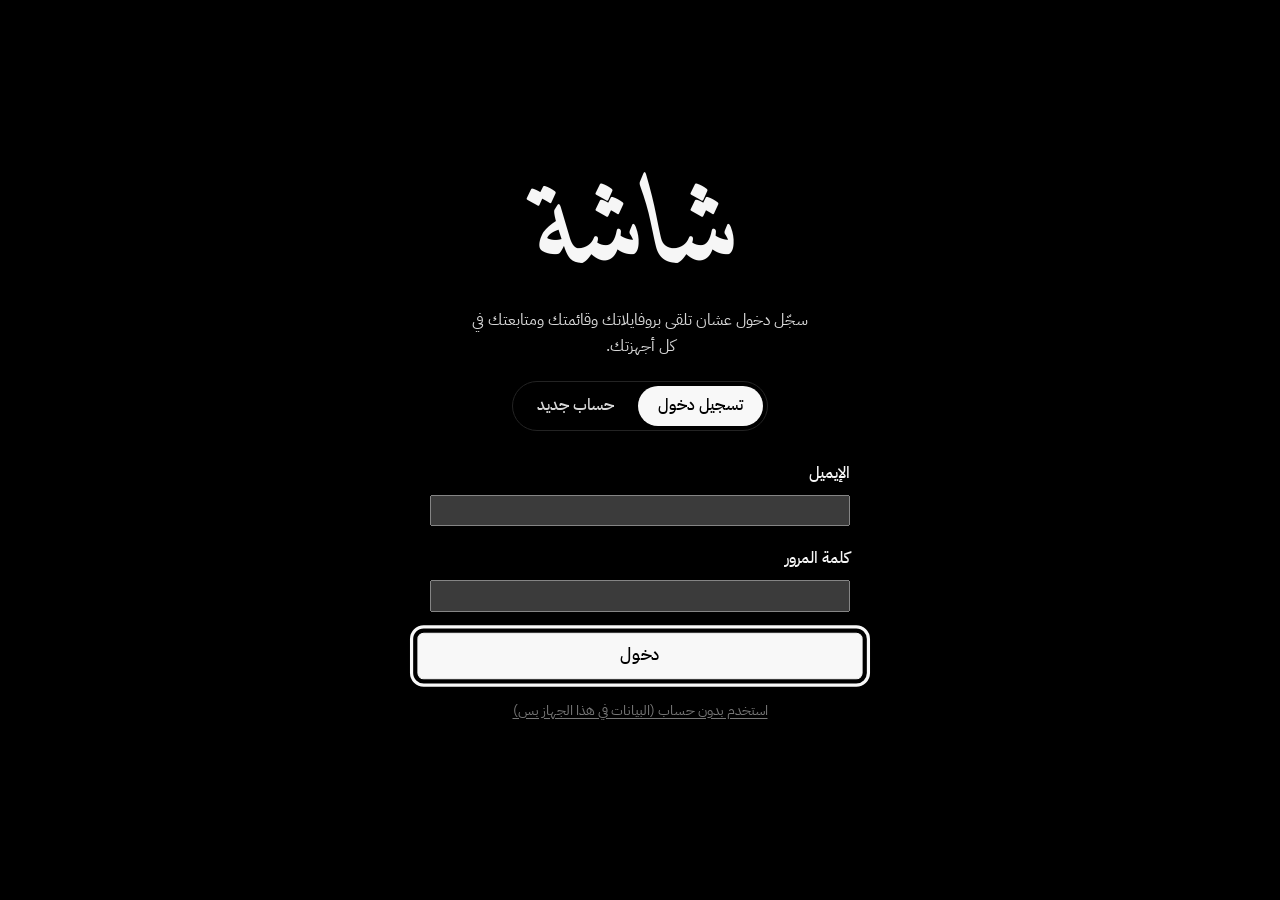
<file: tv/index.html>
<!doctype html>
<html lang="ar" dir="rtl">
  <head>
    <meta charset="UTF-8" />
    <meta name="viewport" content="width=1280, user-scalable=no" />
    <meta name="theme-color" content="#000000" />
    <meta name="color-scheme" content="dark" />
    <!-- إعدادات التطبيق لما تضيفه للشاشة الرئيسية في الآيفون -->
    <title>شاشة | Shasha</title>
    <!-- عشان يطلع في قوقل بوصف واضح -->
    <meta name="description" content="شاشة (Shasha): تطبيق مشاهدة أفلام ومسلسلات بواجهة عربية، يشتغل بإضافات Stremio، مع حسابات وبروفايلات ومزامنة بين الآيفون والكمبيوتر والتلفزيون." />
    <link rel="canonical" href="https://faicud.github.io/shasha/" />
    <meta property="og:type" content="website" />
    <meta property="og:site_name" content="شاشة Shasha" />
    <meta property="og:title" content="شاشة | Shasha" />
    <meta property="og:description" content="تطبيق مشاهدة بواجهة عربية يشتغل بإضافات Stremio، على الآيفون والكمبيوتر والتلفزيون." />
    <meta property="og:url" content="https://faicud.github.io/shasha/" />
    <meta property="og:image" content="https://faicud.github.io/shasha/icon-512.png" />
    <meta property="og:locale" content="ar_SA" />
    <script defer src="./assets/app.js"></script>
    <link rel="stylesheet" href="./assets/style.css">
  </head>
  <body>
    <div id="root"></div>
    <noscript>شاشة (Shasha): تطبيق مشاهدة بواجهة عربية يشتغل بإضافات Stremio. شغّل JavaScript عشان يفتح التطبيق.</noscript>
    <!-- لو التطبيق ما فتح (متصفح قديم أو خطأ)، بدل الشاشة السوداء نطلع السبب وطرق ثانية. ES5 عشان يشتغل في أي متصفح -->
    <script id="boot-check">
      (function () {
        var errs = [];
        function add(m) {
          if (errs.length < 4) errs.push(String(m).slice(0, 200));
        }
        window.addEventListener("error", function (e) {
          add((e.message || "error") + (e.filename ? " (" + e.filename.split("/").pop() + ":" + e.lineno + ")" : ""));
        });
        window.addEventListener("unhandledrejection", function (e) {
          var r = e.reason;
          add("promise: " + ((r && r.message) || r));
        });
        // بعض متصفحات التلفزيون (WebView) تقفل التخزين، فنعطي التطبيق تخزين مؤقت بالذاكرة بدل ما يطيح
        var ok = false;
        try {
          localStorage.setItem("shasha:probe", "1");
          localStorage.removeItem("shasha:probe");
          ok = true;
        } catch (e) {}
        if (!ok) {
          try {
            var mem = {};
            var shim = {
              getItem: function (k) { return Object.prototype.hasOwnProperty.call(mem, k) ? mem[k] : null; },
              setItem: function (k, v) { mem[k] = String(v); },
              removeItem: function (k) { delete mem[k]; },
              clear: function () { mem = {}; },
              key: function (i) { return Object.keys(mem)[i] || null; },
            };
            Object.defineProperty(shim, "length", { get: function () { return Object.keys(mem).length; } });
            Object.defineProperty(window, "localStorage", { configurable: true, value: shim });
            Object.defineProperty(window, "sessionStorage", { configurable: true, value: shim });
          } catch (e) {}
        }
        var t0 = Date.now();
        var box = null;
        function mounted() {
          var r = document.getElementById("root");
          return !!(r && r.childElementCount > 0);
        }
        function link(href, text) {
          var a = document.createElement("a");
          a.href = href;
          a.textContent = text;
          a.style.cssText = "display:inline-block;margin:8px;padding:12px 22px;border-radius:10px;background:#fff;color:#000;text-decoration:none;font-weight:bold";
          return a;
        }
        function show() {
          box = document.createElement("div");
          box.id = "boot-fail";
          box.setAttribute("dir", "rtl");
          box.style.cssText = "position:fixed;inset:0;top:0;left:0;right:0;bottom:0;z-index:99999;background:#000;color:#fff;font:20px/1.6 sans-serif;padding:40px;overflow:auto;text-align:center";
          var h = document.createElement("div");
          h.style.cssText = "font-size:28px;font-weight:bold;margin-bottom:12px";
          h.textContent = "المتصفح هذا ما قدر يفتح شاشة";
          box.appendChild(h);
          var p = document.createElement("div");
          var inTv = location.pathname.indexOf("/tv/") >= 0 || location.protocol === "file:";
          p.textContent = /Android/i.test(navigator.userAgent)
            ? "لو تلفزيونك Android TV (مثل سوني): نزّل التطبيق من Downloader بالرابط faicud.github.io/shasha/tv.apk"
            : "جرّب تحدّث المتصفح، أو افتح نسخة التلفزيون.";
          box.appendChild(p);
          var links = document.createElement("div");
          links.style.margin = "16px 0";
          var reload = link("#", "حاول مرة ثانية");
          reload.onclick = function (e) {
            e.preventDefault();
            location.reload();
          };
          links.appendChild(reload);
          if (/^https?:$/.test(location.protocol)) {
            if (/Android/i.test(navigator.userAgent)) links.appendChild(link("https://faicud.github.io/shasha/tv.apk", "تطبيق Android TV"));
            if (!inTv) links.appendChild(link("tv/", "نسخة التلفزيون"));
          }
          box.appendChild(links);
          var d = document.createElement("div");
          d.style.cssText = "font-size:14px;opacity:.6;direction:ltr;word-break:break-all";
          d.textContent = (errs.length ? errs.join(" | ") + " — " : "") + navigator.userAgent;
          box.appendChild(d);
          document.body.appendChild(box);
        }
        var iv = setInterval(function () {
          if (mounted()) {
            clearInterval(iv);
            if (box && box.parentNode) box.parentNode.removeChild(box);
            return;
          }
          var wait = Date.now() - t0;
          if (!box && (wait > 15000 || (errs.length && wait > 4000))) show();
          if (wait > 180000) clearInterval(iv);
        }, 1000);
      })();
    </script>
  </body>
</html>
</file>
<file: tv/assets/style.css>
@font-face{font-family:Amiri;font-style:normal;font-display:swap;font-weight:400;src:url(./amiri-arabic-400-normal.woff2)format("woff2"),url(./amiri-arabic-400-normal.woff)format("woff");unicode-range:U+6??,U+750-77F,U+870-88E,U+890-891,U+897-8E1,U+8E3-8FF,U+200C-200E,U+2010-2011,U+204F,U+2E41,U+FB50-FDFF,U+FE70-FE74,U+FE76-FEFC,U+102E0-102FB,U+10E60-10E7E,U+10EC2-10EC4,U+10EFC-10EFF,U+1EE00-1EE03,U+1EE05-1EE1F,U+1EE21-1EE22,U+1EE24,U+1EE27,U+1EE29-1EE32,U+1EE34-1EE37,U+1EE39,U+1EE3B,U+1EE42,U+1EE47,U+1EE49,U+1EE4B,U+1EE4D-1EE4F,U+1EE51-1EE52,U+1EE54,U+1EE57,U+1EE59,U+1EE5B,U+1EE5D,U+1EE5F,U+1EE61-1EE62,U+1EE64,U+1EE67-1EE6A,U+1EE6C-1EE72,U+1EE74-1EE77,U+1EE79-1EE7C,U+1EE7E,U+1EE80-1EE89,U+1EE8B-1EE9B,U+1EEA1-1EEA3,U+1EEA5-1EEA9,U+1EEAB-1EEBB,U+1EEF0-1EEF1}@font-face{font-family:Amiri;font-style:normal;font-display:swap;font-weight:400;src:url(./amiri-latin-ext-400-normal.woff2)format("woff2"),url(./amiri-latin-ext-400-normal.woff)format("woff");unicode-range:U+100-2BA,U+2BD-2C5,U+2C7-2CC,U+2CE-2D7,U+2DD-2FF,U+304,U+308,U+329,U+1D00-1DBF,U+1E00-1E9F,U+1EF2-1EFF,U+2020,U+20A0-20AB,U+20AD-20C0,U+2113,U+2C60-2C7F,U+A720-A7FF}@font-face{font-family:Amiri;font-style:normal;font-display:swap;font-weight:400;src:url(./amiri-latin-400-normal.woff2)format("woff2"),url(./amiri-latin-400-normal.woff)format("woff");unicode-range:U+??,U+131,U+152-153,U+2BB-2BC,U+2C6,U+2DA,U+2DC,U+304,U+308,U+329,U+2000-206F,U+20AC,U+2122,U+2191,U+2193,U+2212,U+2215,U+FEFF,U+FFFD}@font-face{font-family:Amiri;font-style:italic;font-display:swap;font-weight:400;src:url(./amiri-arabic-400-italic.woff2)format("woff2"),url(./amiri-arabic-400-italic.woff)format("woff");unicode-range:U+6??,U+750-77F,U+870-88E,U+890-891,U+897-8E1,U+8E3-8FF,U+200C-200E,U+2010-2011,U+204F,U+2E41,U+FB50-FDFF,U+FE70-FE74,U+FE76-FEFC,U+102E0-102FB,U+10E60-10E7E,U+10EC2-10EC4,U+10EFC-10EFF,U+1EE00-1EE03,U+1EE05-1EE1F,U+1EE21-1EE22,U+1EE24,U+1EE27,U+1EE29-1EE32,U+1EE34-1EE37,U+1EE39,U+1EE3B,U+1EE42,U+1EE47,U+1EE49,U+1EE4B,U+1EE4D-1EE4F,U+1EE51-1EE52,U+1EE54,U+1EE57,U+1EE59,U+1EE5B,U+1EE5D,U+1EE5F,U+1EE61-1EE62,U+1EE64,U+1EE67-1EE6A,U+1EE6C-1EE72,U+1EE74-1EE77,U+1EE79-1EE7C,U+1EE7E,U+1EE80-1EE89,U+1EE8B-1EE9B,U+1EEA1-1EEA3,U+1EEA5-1EEA9,U+1EEAB-1EEBB,U+1EEF0-1EEF1}@font-face{font-family:Amiri;font-style:italic;font-display:swap;font-weight:400;src:url(./amiri-latin-ext-400-italic.woff2)format("woff2"),url(./amiri-latin-ext-400-italic.woff)format("woff");unicode-range:U+100-2BA,U+2BD-2C5,U+2C7-2CC,U+2CE-2D7,U+2DD-2FF,U+304,U+308,U+329,U+1D00-1DBF,U+1E00-1E9F,U+1EF2-1EFF,U+2020,U+20A0-20AB,U+20AD-20C0,U+2113,U+2C60-2C7F,U+A720-A7FF}@font-face{font-family:Amiri;font-style:italic;font-display:swap;font-weight:400;src:url(./amiri-latin-400-italic.woff2)format("woff2"),url(./amiri-latin-400-italic.woff)format("woff");unicode-range:U+??,U+131,U+152-153,U+2BB-2BC,U+2C6,U+2DA,U+2DC,U+304,U+308,U+329,U+2000-206F,U+20AC,U+2122,U+2191,U+2193,U+2212,U+2215,U+FEFF,U+FFFD}@font-face{font-family:Amiri;font-style:italic;font-display:swap;font-weight:700;src:url(./amiri-arabic-700-italic.woff2)format("woff2"),url(./amiri-arabic-700-italic.woff)format("woff");unicode-range:U+6??,U+750-77F,U+870-88E,U+890-891,U+897-8E1,U+8E3-8FF,U+200C-200E,U+2010-2011,U+204F,U+2E41,U+FB50-FDFF,U+FE70-FE74,U+FE76-FEFC,U+102E0-102FB,U+10E60-10E7E,U+10EC2-10EC4,U+10EFC-10EFF,U+1EE00-1EE03,U+1EE05-1EE1F,U+1EE21-1EE22,U+1EE24,U+1EE27,U+1EE29-1EE32,U+1EE34-1EE37,U+1EE39,U+1EE3B,U+1EE42,U+1EE47,U+1EE49,U+1EE4B,U+1EE4D-1EE4F,U+1EE51-1EE52,U+1EE54,U+1EE57,U+1EE59,U+1EE5B,U+1EE5D,U+1EE5F,U+1EE61-1EE62,U+1EE64,U+1EE67-1EE6A,U+1EE6C-1EE72,U+1EE74-1EE77,U+1EE79-1EE7C,U+1EE7E,U+1EE80-1EE89,U+1EE8B-1EE9B,U+1EEA1-1EEA3,U+1EEA5-1EEA9,U+1EEAB-1EEBB,U+1EEF0-1EEF1}@font-face{font-family:Amiri;font-style:italic;font-display:swap;font-weight:700;src:url(./amiri-latin-ext-700-italic.woff2)format("woff2"),url(./amiri-latin-ext-700-italic.woff)format("woff");unicode-range:U+100-2BA,U+2BD-2C5,U+2C7-2CC,U+2CE-2D7,U+2DD-2FF,U+304,U+308,U+329,U+1D00-1DBF,U+1E00-1E9F,U+1EF2-1EFF,U+2020,U+20A0-20AB,U+20AD-20C0,U+2113,U+2C60-2C7F,U+A720-A7FF}@font-face{font-family:Amiri;font-style:italic;font-display:swap;font-weight:700;src:url(./amiri-latin-700-italic.woff2)format("woff2"),url(./amiri-latin-700-italic.woff)format("woff");unicode-range:U+??,U+131,U+152-153,U+2BB-2BC,U+2C6,U+2DA,U+2DC,U+304,U+308,U+329,U+2000-206F,U+20AC,U+2122,U+2191,U+2193,U+2212,U+2215,U+FEFF,U+FFFD}@font-face{font-family:IBM Plex Sans Arabic;font-style:normal;font-display:swap;font-weight:400;src:url(./ibm-plex-sans-arabic-arabic-400-normal.woff2)format("woff2"),url(./ibm-plex-sans-arabic-arabic-400-normal.woff)format("woff");unicode-range:U+6??,U+750-77F,U+870-88E,U+890-891,U+897-8E1,U+8E3-8FF,U+200C-200E,U+2010-2011,U+204F,U+2E41,U+FB50-FDFF,U+FE70-FE74,U+FE76-FEFC,U+102E0-102FB,U+10E60-10E7E,U+10EC2-10EC4,U+10EFC-10EFF,U+1EE00-1EE03,U+1EE05-1EE1F,U+1EE21-1EE22,U+1EE24,U+1EE27,U+1EE29-1EE32,U+1EE34-1EE37,U+1EE39,U+1EE3B,U+1EE42,U+1EE47,U+1EE49,U+1EE4B,U+1EE4D-1EE4F,U+1EE51-1EE52,U+1EE54,U+1EE57,U+1EE59,U+1EE5B,U+1EE5D,U+1EE5F,U+1EE61-1EE62,U+1EE64,U+1EE67-1EE6A,U+1EE6C-1EE72,U+1EE74-1EE77,U+1EE79-1EE7C,U+1EE7E,U+1EE80-1EE89,U+1EE8B-1EE9B,U+1EEA1-1EEA3,U+1EEA5-1EEA9,U+1EEAB-1EEBB,U+1EEF0-1EEF1}@font-face{font-family:IBM Plex Sans Arabic;font-style:normal;font-display:swap;font-weight:400;src:url([data-uri])format("woff2"),url([data-uri])format("woff");unicode-range:U+460-52F,U+1C80-1C8A,U+20B4,U+2DE0-2DFF,U+A640-A69F,U+FE2E-FE2F}@font-face{font-family:IBM Plex Sans Arabic;font-style:normal;font-display:swap;font-weight:400;src:url(./ibm-plex-sans-arabic-latin-ext-400-normal.woff2)format("woff2"),url(./ibm-plex-sans-arabic-latin-ext-400-normal.woff)format("woff");unicode-range:U+100-2BA,U+2BD-2C5,U+2C7-2CC,U+2CE-2D7,U+2DD-2FF,U+304,U+308,U+329,U+1D00-1DBF,U+1E00-1E9F,U+1EF2-1EFF,U+2020,U+20A0-20AB,U+20AD-20C0,U+2113,U+2C60-2C7F,U+A720-A7FF}@font-face{font-family:IBM Plex Sans Arabic;font-style:normal;font-display:swap;font-weight:400;src:url(./ibm-plex-sans-arabic-latin-400-normal.woff2)format("woff2"),url(./ibm-plex-sans-arabic-latin-400-normal.woff)format("woff");unicode-range:U+??,U+131,U+152-153,U+2BB-2BC,U+2C6,U+2DA,U+2DC,U+304,U+308,U+329,U+2000-206F,U+20AC,U+2122,U+2191,U+2193,U+2212,U+2215,U+FEFF,U+FFFD}@font-face{font-family:IBM Plex Sans Arabic;font-style:normal;font-display:swap;font-weight:500;src:url(./ibm-plex-sans-arabic-arabic-500-normal.woff2)format("woff2"),url(./ibm-plex-sans-arabic-arabic-500-normal.woff)format("woff");unicode-range:U+6??,U+750-77F,U+870-88E,U+890-891,U+897-8E1,U+8E3-8FF,U+200C-200E,U+2010-2011,U+204F,U+2E41,U+FB50-FDFF,U+FE70-FE74,U+FE76-FEFC,U+102E0-102FB,U+10E60-10E7E,U+10EC2-10EC4,U+10EFC-10EFF,U+1EE00-1EE03,U+1EE05-1EE1F,U+1EE21-1EE22,U+1EE24,U+1EE27,U+1EE29-1EE32,U+1EE34-1EE37,U+1EE39,U+1EE3B,U+1EE42,U+1EE47,U+1EE49,U+1EE4B,U+1EE4D-1EE4F,U+1EE51-1EE52,U+1EE54,U+1EE57,U+1EE59,U+1EE5B,U+1EE5D,U+1EE5F,U+1EE61-1EE62,U+1EE64,U+1EE67-1EE6A,U+1EE6C-1EE72,U+1EE74-1EE77,U+1EE79-1EE7C,U+1EE7E,U+1EE80-1EE89,U+1EE8B-1EE9B,U+1EEA1-1EEA3,U+1EEA5-1EEA9,U+1EEAB-1EEBB,U+1EEF0-1EEF1}@font-face{font-family:IBM Plex Sans Arabic;font-style:normal;font-display:swap;font-weight:500;src:url([data-uri])format("woff2"),url([data-uri])format("woff");unicode-range:U+460-52F,U+1C80-1C8A,U+20B4,U+2DE0-2DFF,U+A640-A69F,U+FE2E-FE2F}@font-face{font-family:IBM Plex Sans Arabic;font-style:normal;font-display:swap;font-weight:500;src:url(./ibm-plex-sans-arabic-latin-ext-500-normal.woff2)format("woff2"),url(./ibm-plex-sans-arabic-latin-ext-500-normal.woff)format("woff");unicode-range:U+100-2BA,U+2BD-2C5,U+2C7-2CC,U+2CE-2D7,U+2DD-2FF,U+304,U+308,U+329,U+1D00-1DBF,U+1E00-1E9F,U+1EF2-1EFF,U+2020,U+20A0-20AB,U+20AD-20C0,U+2113,U+2C60-2C7F,U+A720-A7FF}@font-face{font-family:IBM Plex Sans Arabic;font-style:normal;font-display:swap;font-weight:500;src:url(./ibm-plex-sans-arabic-latin-500-normal.woff2)format("woff2"),url(./ibm-plex-sans-arabic-latin-500-normal.woff)format("woff");unicode-range:U+??,U+131,U+152-153,U+2BB-2BC,U+2C6,U+2DA,U+2DC,U+304,U+308,U+329,U+2000-206F,U+20AC,U+2122,U+2191,U+2193,U+2212,U+2215,U+FEFF,U+FFFD}@font-face{font-family:IBM Plex Sans Arabic;font-style:normal;font-display:swap;font-weight:600;src:url(./ibm-plex-sans-arabic-arabic-600-normal.woff2)format("woff2"),url(./ibm-plex-sans-arabic-arabic-600-normal.woff)format("woff");unicode-range:U+6??,U+750-77F,U+870-88E,U+890-891,U+897-8E1,U+8E3-8FF,U+200C-200E,U+2010-2011,U+204F,U+2E41,U+FB50-FDFF,U+FE70-FE74,U+FE76-FEFC,U+102E0-102FB,U+10E60-10E7E,U+10EC2-10EC4,U+10EFC-10EFF,U+1EE00-1EE03,U+1EE05-1EE1F,U+1EE21-1EE22,U+1EE24,U+1EE27,U+1EE29-1EE32,U+1EE34-1EE37,U+1EE39,U+1EE3B,U+1EE42,U+1EE47,U+1EE49,U+1EE4B,U+1EE4D-1EE4F,U+1EE51-1EE52,U+1EE54,U+1EE57,U+1EE59,U+1EE5B,U+1EE5D,U+1EE5F,U+1EE61-1EE62,U+1EE64,U+1EE67-1EE6A,U+1EE6C-1EE72,U+1EE74-1EE77,U+1EE79-1EE7C,U+1EE7E,U+1EE80-1EE89,U+1EE8B-1EE9B,U+1EEA1-1EEA3,U+1EEA5-1EEA9,U+1EEAB-1EEBB,U+1EEF0-1EEF1}@font-face{font-family:IBM Plex Sans Arabic;font-style:normal;font-display:swap;font-weight:600;src:url([data-uri])format("woff2"),url([data-uri])format("woff");unicode-range:U+460-52F,U+1C80-1C8A,U+20B4,U+2DE0-2DFF,U+A640-A69F,U+FE2E-FE2F}@font-face{font-family:IBM Plex Sans Arabic;font-style:normal;font-display:swap;font-weight:600;src:url(./ibm-plex-sans-arabic-latin-ext-600-normal.woff2)format("woff2"),url(./ibm-plex-sans-arabic-latin-ext-600-normal.woff)format("woff");unicode-range:U+100-2BA,U+2BD-2C5,U+2C7-2CC,U+2CE-2D7,U+2DD-2FF,U+304,U+308,U+329,U+1D00-1DBF,U+1E00-1E9F,U+1EF2-1EFF,U+2020,U+20A0-20AB,U+20AD-20C0,U+2113,U+2C60-2C7F,U+A720-A7FF}@font-face{font-family:IBM Plex Sans Arabic;font-style:normal;font-display:swap;font-weight:600;src:url(./ibm-plex-sans-arabic-latin-600-normal.woff2)format("woff2"),url(./ibm-plex-sans-arabic-latin-600-normal.woff)format("woff");unicode-range:U+??,U+131,U+152-153,U+2BB-2BC,U+2C6,U+2DA,U+2DC,U+304,U+308,U+329,U+2000-206F,U+20AC,U+2122,U+2191,U+2193,U+2212,U+2215,U+FEFF,U+FFFD}:root{--black:#000;--surface:#121212;--surface-2:#1c1c1c;--line:#2b2b2b;--mute:#8f8f8f;--text:#d9d9d9;--white:#f8f8f8;--danger:#e5484d;--accent:#f8f8f8;--on-accent:#000;--display-style:italic;--bg-a20:rgba(0,0,0,.2);--bg-a40:rgba(0,0,0,.4);--bg-a55:rgba(0,0,0,.55);--bg-a85:rgba(0,0,0,.85);--text-a35:rgba(217,217,217,.35);--text-a45:rgba(217,217,217,.45);--display:"Thmanyah Serif Display", "thmanyah serif display", "Amiri", "Sakkal Majalla", Georgia, serif;--sans:"Thmanyah Sans", "thmanyah sans", "IBM Plex Sans Arabic", "Segoe UI", system-ui, sans-serif;--rail:92px;--pad:clamp(18px, 3.2vw, 48px);--poster-w:156px;--radius:6px;--lightningcss-light: ;--lightningcss-dark:initial;color-scheme:dark;-webkit-tap-highlight-color:transparent}*{box-sizing:border-box;min-width:0}html,body,#root{height:100%}body{background:var(--black);color:var(--text);font:15px/1.6 var(--sans);-webkit-font-smoothing:antialiased;margin:0;overflow:hidden}img{max-width:100%;display:block}a{color:inherit;text-decoration:none}button,input,select{font:inherit;color:inherit}button{cursor:pointer;background:0 0;border:0;padding:0}button:disabled{cursor:default;opacity:.4}:focus{outline:2px solid var(--accent);outline-offset:3px;border-radius:4px}code{color:var(--white);font-family:ui-monospace,Consolas,monospace;font-size:.9em}::selection{background:var(--accent);color:var(--on-accent)}*{scrollbar-width:thin;scrollbar-color:var(--line) transparent}:root[dir=rtl] [dir=auto]:not(input){text-align:right}:root[dir=ltr] [dir=auto]:not(input){text-align:left}.sr-only{clip:rect(0 0 0 0);white-space:nowrap;width:1px;height:1px;position:absolute;overflow:hidden}.muted{color:var(--mute)}.small{font-size:13px}.app{height:100%}.main{scroll-behavior:smooth;height:100%;overflow-x:hidden;overflow-y:auto}.dock-zone{left:0;right:0;z-index:29;height:18px;position:fixed;top:0}.win-controls{top:0;z-index:31;opacity:0;transition:opacity .25s,transform .3s;display:flex;position:fixed;transform:translateY(-100%)}.win-controls:not(:-webkit-any(:lang(ae),:lang(ar),:lang(arc),:lang(bcc),:lang(bqi),:lang(ckb),:lang(dv),:lang(fa),:lang(glk),:lang(he),:lang(ku),:lang(mzn),:lang(nqo),:lang(pnb),:lang(ps),:lang(sd),:lang(ug),:lang(ur),:lang(yi))){right:0}.win-controls:not(:is(:lang(ae),:lang(ar),:lang(arc),:lang(bcc),:lang(bqi),:lang(ckb),:lang(dv),:lang(fa),:lang(glk),:lang(he),:lang(ku),:lang(mzn),:lang(nqo),:lang(pnb),:lang(ps),:lang(sd),:lang(ug),:lang(ur),:lang(yi))){right:0}.win-controls:-webkit-any(:lang(ae),:lang(ar),:lang(arc),:lang(bcc),:lang(bqi),:lang(ckb),:lang(dv),:lang(fa),:lang(glk),:lang(he),:lang(ku),:lang(mzn),:lang(nqo),:lang(pnb),:lang(ps),:lang(sd),:lang(ug),:lang(ur),:lang(yi)){left:0}.win-controls:is(:lang(ae),:lang(ar),:lang(arc),:lang(bcc),:lang(bqi),:lang(ckb),:lang(dv),:lang(fa),:lang(glk),:lang(he),:lang(ku),:lang(mzn),:lang(nqo),:lang(pnb),:lang(ps),:lang(sd),:lang(ug),:lang(ur),:lang(yi)){left:0}.win-controls.is-shown{opacity:1;transform:none}.win-controls button{width:46px;height:32px;color:var(--text);backdrop-filter:blur(16px);background:rgba(20,20,24,.55);align-items:center;justify-items:center;transition:background .15s,color .15s;display:grid}.win-controls button:hover{color:var(--white);background:rgba(255,255,255,.14)}.win-controls .win-close:hover{color:#fff;background:#c42b1c}.player-top .win-controls{margin-top:calc(-16px - env(safe-area-inset-top));align-self:flex-start;position:static;transform:none}.player-top .win-controls:not(:-webkit-any(:lang(ae),:lang(ar),:lang(arc),:lang(bcc),:lang(bqi),:lang(ckb),:lang(dv),:lang(fa),:lang(glk),:lang(he),:lang(ku),:lang(mzn),:lang(nqo),:lang(pnb),:lang(ps),:lang(sd),:lang(ug),:lang(ur),:lang(yi))){margin-left:auto;margin-right:-20px}.player-top .win-controls:not(:is(:lang(ae),:lang(ar),:lang(arc),:lang(bcc),:lang(bqi),:lang(ckb),:lang(dv),:lang(fa),:lang(glk),:lang(he),:lang(ku),:lang(mzn),:lang(nqo),:lang(pnb),:lang(ps),:lang(sd),:lang(ug),:lang(ur),:lang(yi))){margin-left:auto;margin-right:-20px}.player-top .win-controls:-webkit-any(:lang(ae),:lang(ar),:lang(arc),:lang(bcc),:lang(bqi),:lang(ckb),:lang(dv),:lang(fa),:lang(glk),:lang(he),:lang(ku),:lang(mzn),:lang(nqo),:lang(pnb),:lang(ps),:lang(sd),:lang(ug),:lang(ur),:lang(yi)){margin-left:-20px;margin-right:auto}.player-top .win-controls:is(:lang(ae),:lang(ar),:lang(arc),:lang(bcc),:lang(bqi),:lang(ckb),:lang(dv),:lang(fa),:lang(glk),:lang(he),:lang(ku),:lang(mzn),:lang(nqo),:lang(pnb),:lang(ps),:lang(sd),:lang(ug),:lang(ur),:lang(yi)){margin-left:-20px;margin-right:auto}.dock-handle{z-index:28;pointer-events:none;background:rgba(255,255,255,.3);border-radius:999px;width:120px;height:5px;margin-left:-60px;transition:opacity .3s;position:fixed;top:7px;left:50%;box-shadow:0 0 0 1px rgba(0,0,0,.4)}.dock-handle.is-hidden{opacity:0}.dock{z-index:30;isolation:isolate;backdrop-filter:blur(26px)saturate(180%);opacity:0;background:linear-gradient(rgba(255,255,255,.13),rgba(255,255,255,.03)),rgba(26,26,30,.38);border:1px solid rgba(255,255,255,.16);border-radius:26px;align-items:center;gap:6px;padding:8px 10px;transition:transform .5s cubic-bezier(.2,.9,.25,1.12),opacity .3s;display:flex;position:fixed;top:12px;left:50%;transform:translate(-50%,calc(-100% - 34px));box-shadow:0 24px 60px rgba(0,0,0,.55),inset 0 1px rgba(255,255,255,.3),inset 0 -1px rgba(255,255,255,.06)}.dock.is-shown{opacity:1;transform:translate(-50%)}.dock:before{content:"";border-radius:inherit;z-index:-1;pointer-events:none;background:radial-gradient(120% 90% at 50% -35%,rgba(255,255,255,.24),transparent 55%);position:absolute;top:1px;bottom:1px;left:1px;right:1px}.dock-brand{width:50px;height:50px;font:var(--display-style) 700 27px/1 var(--display);color:var(--white);background:rgba(255,255,255,.08);border-radius:16px;align-items:center;justify-items:center;transition:transform .3s cubic-bezier(.34,1.56,.64,1);display:grid}.dock-brand:hover{transform:translateY(4px)scale(1.12)}.dock-sep{background:rgba(255,255,255,.18);width:1px;height:34px;margin:0 4px}.dock-item{color:rgba(255,255,255,.78);transform-origin:50% 0;border-radius:16px;align-items:center;justify-items:center;width:52px;height:52px;transition:transform .32s cubic-bezier(.34,1.56,.64,1),background .2s,color .2s;display:grid;position:relative}.dock-item:hover{color:var(--white);background:rgba(255,255,255,.1);transform:translateY(6px)scale(1.22)}.dock-item:focus{color:var(--white);background:rgba(255,255,255,.1);transform:translateY(6px)scale(1.22)}.dock-item:hover+.dock-item{transform:translateY(2px)scale(1.08)}.dock-item:has(+.dock-item:hover){transform:translateY(2px)scale(1.08)}.dock-item.active{color:var(--white)}.dock-item.active:after{content:"";background:var(--accent);border-radius:50%;width:4px;height:4px;position:absolute;bottom:2px}.dock-label{backdrop-filter:blur(14px);color:var(--white);white-space:nowrap;opacity:0;pointer-events:none;background:rgba(30,30,34,.72);border:1px solid rgba(255,255,255,.12);border-radius:9px;padding:4px 10px;font-size:12px;transition:opacity .2s,transform .2s;position:absolute;top:calc(100% + 10px);left:50%;transform:translate(-50%,-4px)scale(.82)}.dock-item:hover .dock-label{opacity:1;transform:translate(-50%)scale(.82)}.dock-item:focus .dock-label{opacity:1;transform:translate(-50%)scale(.82)}.theme-light .dock{background:linear-gradient(rgba(255,255,255,.7),rgba(255,255,255,.45)),rgba(255,255,255,.4);border-color:rgba(0,0,0,.08);box-shadow:0 20px 50px rgba(0,0,0,.18),inset 0 1px rgba(255,255,255,.9)}.theme-light .dock-item{color:rgba(0,0,0,.62)}.theme-light .dock-item:hover,.theme-light .dock-item.active{color:var(--white);background:rgba(0,0,0,.06)}.theme-light .dock-brand{background:rgba(0,0,0,.06)}.theme-light .dock-sep{background:rgba(0,0,0,.12)}.theme-light .dock-label{color:var(--white);background:rgba(255,255,255,.85);border-color:rgba(0,0,0,.08)}.theme-light .dock-handle{box-shadow:none;background:rgba(0,0,0,.25)}.theme-light :not(.player-top)>.win-controls button{background:rgba(255,255,255,.6)}.theme-light :not(.player-top)>.win-controls button:hover{background:rgba(0,0,0,.08)}.btn{border:1px solid var(--text-a35);min-height:44px;color:var(--white);white-space:nowrap;border-radius:999px;justify-content:center;align-items:center;gap:8px;padding:0 22px;font-weight:500;transition:background .15s,border-color .15s,transform .25s cubic-bezier(.34,1.56,.64,1);display:inline-flex}.btn:hover:not(:disabled){border-color:var(--accent);transform:translateY(-1px)scale(1.03)}.btn:active:not(:disabled){transform:scale(.97)}.btn--solid{background:var(--accent);color:var(--on-accent);border-color:var(--accent)}.btn--solid:hover:not(:disabled){-webkit-filter:brightness(1.08);filter:brightness(1.08)}.btn--ghost{color:var(--text);border-color:transparent}.btn--ghost:hover:not(:disabled){border-color:var(--line)}.btn--danger{border-color:var(--danger);color:#ff9b9e}.btn--small{min-height:34px;padding:0 14px;font-size:13px}.icon-btn{width:38px;height:38px;color:var(--text);border-radius:50%;align-items:center;justify-items:center;transition:background .15s,color .15s;display:inline-grid}.icon-btn:hover:not(:disabled){background:var(--surface-2);color:var(--white)}.icon-btn--lg{width:48px;height:48px}.icon-btn.is-on{color:var(--on-accent);background:var(--accent)}.chips{flex-wrap:wrap;gap:8px;display:flex}.chip{border:1px solid var(--line);min-height:36px;color:var(--text);white-space:nowrap;border-radius:999px;align-items:center;gap:6px;padding:0 16px;font-size:14px;transition:transform .25s cubic-bezier(.34,1.56,.64,1),border-color .15s;display:inline-flex}.chip:hover{border-color:var(--text-a45);transform:scale(1.05)}.chip.active{background:var(--accent);color:var(--on-accent);border-color:var(--accent)}.chip-count{opacity:.6;font-size:12px}.chips--small .chip{min-height:30px;padding:0 12px;font-size:13px}.select{color:var(--mute);align-items:center;gap:10px;font-size:14px;display:inline-flex}select,input[type=url],input[type=search],input:not([type]),.install input{background:var(--surface);border:1px solid var(--line);min-height:44px;color:var(--white);border-radius:10px;padding:0 14px;font-size:16px}select:focus,input:focus{border-color:var(--accent);outline:none}select:not(:-webkit-any(:lang(ae),:lang(ar),:lang(arc),:lang(bcc),:lang(bqi),:lang(ckb),:lang(dv),:lang(fa),:lang(glk),:lang(he),:lang(ku),:lang(mzn),:lang(nqo),:lang(pnb),:lang(ps),:lang(sd),:lang(ug),:lang(ur),:lang(yi))){padding-right:34px}select:not(:is(:lang(ae),:lang(ar),:lang(arc),:lang(bcc),:lang(bqi),:lang(ckb),:lang(dv),:lang(fa),:lang(glk),:lang(he),:lang(ku),:lang(mzn),:lang(nqo),:lang(pnb),:lang(ps),:lang(sd),:lang(ug),:lang(ur),:lang(yi))){padding-right:34px}select:-webkit-any(:lang(ae),:lang(ar),:lang(arc),:lang(bcc),:lang(bqi),:lang(ckb),:lang(dv),:lang(fa),:lang(glk),:lang(he),:lang(ku),:lang(mzn),:lang(nqo),:lang(pnb),:lang(ps),:lang(sd),:lang(ug),:lang(ur),:lang(yi)){padding-left:34px}select:is(:lang(ae),:lang(ar),:lang(arc),:lang(bcc),:lang(bqi),:lang(ckb),:lang(dv),:lang(fa),:lang(glk),:lang(he),:lang(ku),:lang(mzn),:lang(nqo),:lang(pnb),:lang(ps),:lang(sd),:lang(ug),:lang(ur),:lang(yi)){padding-left:34px}.spinner{align-items:center;justify-items:center;padding:16px;display:grid}.spinner-ring{border:2px solid var(--line);border-top-color:var(--accent);border-radius:50%;width:26px;height:26px;animation:.8s linear infinite spin}@keyframes spin{to{transform:rotate(360deg)}}.empty{text-align:center;max-width:460px;margin:12vh auto}.empty-title{font:var(--display-style) 400 34px/1.15 var(--display);color:var(--white);text-wrap:balance;margin:0 0 12px}.empty-body{color:var(--mute)}.empty-body .btn{margin-top:12px}#toast{left:0;right:0;bottom:calc(28px + env(safe-area-inset-bottom));background:var(--accent);width:max-content;max-width:calc(100vw - 32px);color:var(--on-accent);opacity:0;pointer-events:none;z-index:100;border-radius:999px;margin:0 auto;padding:12px 20px;font-weight:500;transition:opacity .2s,transform .2s;position:fixed;transform:translateY(12px)}#toast.show{opacity:1;transform:none}.splash{align-content:center;justify-content:center;justify-items:center;gap:12px;height:100%;display:grid}.splash-brand{font:var(--display-style) 700 clamp(72px, 14vw, 160px)/1 var(--display);color:var(--white);margin:0}.page{padding:calc(var(--pad) + env(safe-area-inset-top)) var(--pad) 80px}.page--narrow{max-width:860px;margin-left:auto;margin-right:auto}.page--center{align-items:center;justify-items:center;min-height:60vh;display:grid}.page-head{align-items:baseline;gap:16px;margin-bottom:24px;display:flex}.page-title{font:var(--display-style) 400 clamp(40px, 5vw, 64px)/1 var(--display);color:var(--white);margin:0}.page-count{color:var(--mute)}.section-title{font:var(--display-style) 400 26px/1.2 var(--display);color:var(--white);margin:0 0 14px}.lead{color:var(--mute);max-width:62ch;margin:0 0 24px}.hint{color:var(--mute)}.row-actions{flex-wrap:wrap;gap:10px;margin-top:16px;display:flex}.form-error{color:#ff9b9e}.poster{width:var(--poster-w);scroll-snap-align:start;flex-direction:column;flex:none;gap:8px;display:flex}.poster--landscape{width:calc(var(--poster-w) * 1.9)}.poster--square{width:calc(var(--poster-w) * 1.1)}.poster-art{border-radius:var(--radius);aspect-ratio:2/3;background:var(--surface);outline-offset:-1px;outline:1px solid rgba(255,255,255,.06);position:relative;overflow:hidden}.poster--landscape .poster-art{aspect-ratio:16/9}.poster--square .poster-art{aspect-ratio:1}.poster-art img{object-fit:cover;-webkit-filter:grayscale()contrast(1.06)brightness(.92);filter:grayscale()contrast(1.06)brightness(.92);width:100%;height:100%;transition:-webkit-filter .4s,filter .4s,transform .4s}.poster:hover .poster-art img,.posters-color .poster-art img{-webkit-filter:none;filter:none}.poster:focus .poster-art img{-webkit-filter:none;filter:none}.poster{position:relative}.poster-art{transition:transform .38s cubic-bezier(.34,1.56,.64,1),box-shadow .38s}.poster:hover{z-index:2}.poster:focus{z-index:2}.poster:hover .poster-art{transform:translateY(-6px)scale(1.06);box-shadow:0 22px 44px rgba(0,0,0,.65),0 0 0 1px rgba(255,255,255,.14)}.poster:focus .poster-art{transform:translateY(-6px)scale(1.06);box-shadow:0 22px 44px rgba(0,0,0,.65),0 0 0 1px rgba(255,255,255,.14)}.poster:hover .poster-name{color:var(--white)}.poster-fallback{text-align:center;font:var(--display-style) 400 20px/1.15 var(--display);color:var(--text);align-items:center;justify-items:center;padding:12px;display:grid;position:absolute;top:0;bottom:0;left:0;right:0}.poster-progress{background:var(--accent);height:3px;position:absolute;bottom:0}.poster-progress:not(:-webkit-any(:lang(ae),:lang(ar),:lang(arc),:lang(bcc),:lang(bqi),:lang(ckb),:lang(dv),:lang(fa),:lang(glk),:lang(he),:lang(ku),:lang(mzn),:lang(nqo),:lang(pnb),:lang(ps),:lang(sd),:lang(ug),:lang(ur),:lang(yi))){left:0}.poster-progress:not(:is(:lang(ae),:lang(ar),:lang(arc),:lang(bcc),:lang(bqi),:lang(ckb),:lang(dv),:lang(fa),:lang(glk),:lang(he),:lang(ku),:lang(mzn),:lang(nqo),:lang(pnb),:lang(ps),:lang(sd),:lang(ug),:lang(ur),:lang(yi))){left:0}.poster-progress:-webkit-any(:lang(ae),:lang(ar),:lang(arc),:lang(bcc),:lang(bqi),:lang(ckb),:lang(dv),:lang(fa),:lang(glk),:lang(he),:lang(ku),:lang(mzn),:lang(nqo),:lang(pnb),:lang(ps),:lang(sd),:lang(ug),:lang(ur),:lang(yi)){right:0}.poster-progress:is(:lang(ae),:lang(ar),:lang(arc),:lang(bcc),:lang(bqi),:lang(ckb),:lang(dv),:lang(fa),:lang(glk),:lang(he),:lang(ku),:lang(mzn),:lang(nqo),:lang(pnb),:lang(ps),:lang(sd),:lang(ug),:lang(ur),:lang(yi)){right:0}.poster-watched{top:8px;color:var(--white);background:rgba(0,0,0,.75);border-radius:999px;padding:2px 10px;font-size:12px;position:absolute}.poster-watched:not(:-webkit-any(:lang(ae),:lang(ar),:lang(arc),:lang(bcc),:lang(bqi),:lang(ckb),:lang(dv),:lang(fa),:lang(glk),:lang(he),:lang(ku),:lang(mzn),:lang(nqo),:lang(pnb),:lang(ps),:lang(sd),:lang(ug),:lang(ur),:lang(yi))){left:8px}.poster-watched:not(:is(:lang(ae),:lang(ar),:lang(arc),:lang(bcc),:lang(bqi),:lang(ckb),:lang(dv),:lang(fa),:lang(glk),:lang(he),:lang(ku),:lang(mzn),:lang(nqo),:lang(pnb),:lang(ps),:lang(sd),:lang(ug),:lang(ur),:lang(yi))){left:8px}.poster-watched:-webkit-any(:lang(ae),:lang(ar),:lang(arc),:lang(bcc),:lang(bqi),:lang(ckb),:lang(dv),:lang(fa),:lang(glk),:lang(he),:lang(ku),:lang(mzn),:lang(nqo),:lang(pnb),:lang(ps),:lang(sd),:lang(ug),:lang(ur),:lang(yi)){right:8px}.poster-watched:is(:lang(ae),:lang(ar),:lang(arc),:lang(bcc),:lang(bqi),:lang(ckb),:lang(dv),:lang(fa),:lang(glk),:lang(he),:lang(ku),:lang(mzn),:lang(nqo),:lang(pnb),:lang(ps),:lang(sd),:lang(ug),:lang(ur),:lang(yi)){right:8px}.poster-badge{background:var(--accent);color:var(--on-accent);font-weight:600}.poster-name{color:var(--text);-webkit-line-clamp:2;-webkit-box-orient:vertical;font-size:14px;line-height:1.35;display:-webkit-box;overflow:hidden}.poster-year{color:var(--mute);margin-top:-6px;font-size:12px}.is-skeleton .poster-art{animation:1.4s ease-in-out infinite pulse}@keyframes pulse{50%{opacity:.45}}.rows{flex-direction:column;gap:40px;padding:8px 0 80px;display:flex}.row-head{padding:0 var(--pad);grid-template-columns:minmax(0,1fr) auto minmax(0,1fr);align-items:end;gap:14px;margin-bottom:14px;display:grid}.row-title{text-align:center;flex-direction:column;grid-column:2;align-items:center;gap:2px;min-width:0;display:flex}.row-head h2{font:var(--display-style) 400 clamp(22px, 2.2vw, 28px)/1.2 var(--display);color:var(--white);margin:0}.row-aside{color:var(--mute);font-size:13px;font-style:normal}.row-tools{grid-column:3;justify-self:end;align-items:center;gap:2px;display:flex}.row-more{color:var(--mute);font-size:13px}.row-more:not(:-webkit-any(:lang(ae),:lang(ar),:lang(arc),:lang(bcc),:lang(bqi),:lang(ckb),:lang(dv),:lang(fa),:lang(glk),:lang(he),:lang(ku),:lang(mzn),:lang(nqo),:lang(pnb),:lang(ps),:lang(sd),:lang(ug),:lang(ur),:lang(yi))){margin-right:8px}.row-more:not(:is(:lang(ae),:lang(ar),:lang(arc),:lang(bcc),:lang(bqi),:lang(ckb),:lang(dv),:lang(fa),:lang(glk),:lang(he),:lang(ku),:lang(mzn),:lang(nqo),:lang(pnb),:lang(ps),:lang(sd),:lang(ug),:lang(ur),:lang(yi))){margin-right:8px}.row-more:-webkit-any(:lang(ae),:lang(ar),:lang(arc),:lang(bcc),:lang(bqi),:lang(ckb),:lang(dv),:lang(fa),:lang(glk),:lang(he),:lang(ku),:lang(mzn),:lang(nqo),:lang(pnb),:lang(ps),:lang(sd),:lang(ug),:lang(ur),:lang(yi)){margin-left:8px}.row-more:is(:lang(ae),:lang(ar),:lang(arc),:lang(bcc),:lang(bqi),:lang(ckb),:lang(dv),:lang(fa),:lang(glk),:lang(he),:lang(ku),:lang(mzn),:lang(nqo),:lang(pnb),:lang(ps),:lang(sd),:lang(ug),:lang(ur),:lang(yi)){margin-left:8px}.row-more:hover{color:var(--white)}.row-track{overscroll-behavior-x:contain;padding:14px var(--pad) 18px;scroll-snap-type:x mandatory;scroll-padding-inline:var(--pad);scrollbar-width:none;gap:16px;margin-top:-10px;margin-bottom:-12px;display:flex;overflow-x:auto}.row-track::-webkit-scrollbar{display:none}.page .rows .row-head,.page .rows .row-track{padding-left:0;padding-right:0}.grid{grid-template-columns:repeat(auto-fill, minmax(var(--poster-w), 1fr));gap:28px 18px;display:grid}.grid .poster{width:auto}.sentinel{height:1px}.hero{min-height:min(78vh,760px);padding:var(--pad);padding-top:calc(var(--pad) + env(safe-area-inset-top));isolation:isolate;align-items:flex-end;display:flex;position:relative}.hero.is-empty{min-height:40vh}.hero-art{z-index:-1;animation:.9s both heroIn;position:absolute;top:0;bottom:0;left:0;right:0}.hero-art img{object-fit:cover;object-position:center 25%;-webkit-filter:grayscale()contrast(1.1)brightness(.75);filter:grayscale()contrast(1.1)brightness(.75);width:100%;height:100%}.posters-color .hero-art img{-webkit-filter:brightness(.75);filter:brightness(.75)}.hero-art:after{content:"";background:linear-gradient(to top, var(--black) 2%, var(--bg-a55) 40%, transparent 75%), linear-gradient(to left, var(--bg-a85) 0%, transparent 65%);position:absolute;top:0;bottom:0;left:0;right:0}:root[dir=ltr] .hero-art:after{background:linear-gradient(to top, var(--black) 2%, var(--bg-a55) 40%, transparent 75%), linear-gradient(to right, var(--bg-a85) 0%, transparent 65%)}@keyframes heroIn{0%{opacity:0;transform:scale(1.04)}}.hero-copy{max-width:min(720px,100%)}.hero-title{font:var(--display-style) 700 clamp(48px, 8.2vw, 132px)/.92 var(--display);letter-spacing:-.02em;color:var(--white);text-wrap:balance;margin:0 0 18px}.hero-meta,.detail-meta{color:var(--text);flex-wrap:wrap;gap:6px 18px;margin:0 0 12px;font-size:14px;display:flex}.hero-desc{color:var(--text);-webkit-line-clamp:3;-webkit-box-orient:vertical;max-width:58ch;margin:0 0 22px;display:-webkit-box;overflow:hidden}.hero-actions{flex-wrap:wrap;gap:10px;display:flex}.hero-picker{bottom:var(--pad);gap:8px;display:flex;position:absolute}.hero-picker:not(:-webkit-any(:lang(ae),:lang(ar),:lang(arc),:lang(bcc),:lang(bqi),:lang(ckb),:lang(dv),:lang(fa),:lang(glk),:lang(he),:lang(ku),:lang(mzn),:lang(nqo),:lang(pnb),:lang(ps),:lang(sd),:lang(ug),:lang(ur),:lang(yi))){right:var(--pad)}.hero-picker:not(:is(:lang(ae),:lang(ar),:lang(arc),:lang(bcc),:lang(bqi),:lang(ckb),:lang(dv),:lang(fa),:lang(glk),:lang(he),:lang(ku),:lang(mzn),:lang(nqo),:lang(pnb),:lang(ps),:lang(sd),:lang(ug),:lang(ur),:lang(yi))){right:var(--pad)}.hero-picker:-webkit-any(:lang(ae),:lang(ar),:lang(arc),:lang(bcc),:lang(bqi),:lang(ckb),:lang(dv),:lang(fa),:lang(glk),:lang(he),:lang(ku),:lang(mzn),:lang(nqo),:lang(pnb),:lang(ps),:lang(sd),:lang(ug),:lang(ur),:lang(yi)){left:var(--pad)}.hero-picker:is(:lang(ae),:lang(ar),:lang(arc),:lang(bcc),:lang(bqi),:lang(ckb),:lang(dv),:lang(fa),:lang(glk),:lang(he),:lang(ku),:lang(mzn),:lang(nqo),:lang(pnb),:lang(ps),:lang(sd),:lang(ug),:lang(ur),:lang(yi)){left:var(--pad)}.hero-picker button{aspect-ratio:2/3;opacity:.45;outline-offset:-1px;border-radius:4px;outline:1px solid rgba(255,255,255,.15);width:46px;transition:opacity .2s,transform .2s;overflow:hidden}.hero-picker button img{object-fit:cover;-webkit-filter:grayscale();filter:grayscale();width:100%;height:100%}.hero-picker button:hover,.hero-picker button.active{opacity:1}.hero-picker button.active{outline:2px solid var(--accent);transform:translateY(-6px)}.filters{flex-wrap:wrap;align-items:center;gap:14px 22px;margin-bottom:28px;display:flex}.search-box{justify-content:center;margin:56px 0 30px;display:flex}.search-box input{text-align:center;width:min(760px,100%);min-height:64px;font:var(--display-style) 400 clamp(24px, 3vw, 34px)/1 var(--display);border-radius:14px;padding:0 22px}.search-box input::-webkit-input-placeholder{color:#555}.search-box input::placeholder{color:#555}.search-box+.hint{text-align:center}.search-box.is-opening input{animation:.62s cubic-bezier(.2,.9,.25,1) both search-stretch}.search-box.is-opening input::-webkit-input-placeholder{animation:.3s ease-out .42s both search-text}.search-box.is-opening input::placeholder{animation:.3s ease-out .42s both search-text}@keyframes search-stretch{0%{opacity:0;color:transparent;border-radius:32px;width:64px}15%{opacity:1;color:transparent;border-radius:32px;width:64px}70%{color:transparent}to{opacity:1;border-radius:14px;width:min(760px,100%)}}@keyframes search-text{0%{opacity:0}}@media (prefers-reduced-motion:reduce){.search-box.is-opening input{animation:none}.search-box.is-opening input::-webkit-input-placeholder{animation:none}.search-box.is-opening input::placeholder{animation:none}}.detail{isolation:isolate;padding-bottom:80px;position:relative}.detail-backdrop{z-index:-1;height:min(70vh,680px);position:absolute;top:0;bottom:auto;left:0;right:0;overflow:hidden}.detail-backdrop img{object-fit:cover;object-position:center 20%;-webkit-filter:grayscale()brightness(.55)contrast(1.1);filter:grayscale()brightness(.55)contrast(1.1);width:100%;height:100%}.posters-color .detail-backdrop img{-webkit-filter:brightness(.55);filter:brightness(.55)}.detail-backdrop:after{content:"";background:linear-gradient(to top, var(--black) 0%, var(--bg-a40) 55%, var(--bg-a20) 100%);position:absolute;top:0;bottom:0;left:0;right:0}.detail-head{padding:calc(min(30vh, 280px) + env(safe-area-inset-top)) var(--pad) 0;grid-template-columns:220px minmax(0,1fr);align-items:end;gap:max(20px,min(3vw,44px));display:grid}.detail-poster{aspect-ratio:2/3;border-radius:var(--radius);background:var(--surface);overflow:hidden;box-shadow:0 30px 60px rgba(0,0,0,.6)}.detail-poster img{object-fit:cover;width:100%;height:100%}.detail-title{font:var(--display-style) 700 clamp(40px, 6vw, 96px)/.95 var(--display);letter-spacing:-.02em;color:var(--white);text-wrap:balance;margin:0 0 16px}.detail-genres{flex-wrap:wrap;gap:8px;margin:0 0 14px;display:flex}.detail-genres span{border:1px solid var(--line);color:var(--text);border-radius:999px;padding:3px 12px;font-size:13px}.detail-desc{max-width:68ch;color:var(--text);margin:0 0 16px;font-size:16px}.detail-credits{grid-template-columns:auto minmax(0,1fr);gap:4px 16px;margin:0 0 20px;font-size:14px;display:grid}.detail-credits dt{color:var(--mute)}.detail-credits dd{margin:0}.detail-actions{flex-wrap:wrap;gap:10px;display:flex}.detail-body{padding:48px var(--pad) 0;gap:40px;display:grid}.detail-body.has-episodes{grid-template-columns:minmax(0,1.15fr) minmax(0,1fr);align-items:start}.sources{scroll-margin-top:20px}.has-episodes .sources{max-height:calc(100vh - 40px);position:sticky;top:20px;overflow-y:auto}.sources-for{font:var(--display-style) 400 20px/1.3 var(--display);color:var(--white);margin:0 0 12px}.episodes .chips{margin-bottom:18px}.episode-list{flex-direction:column;gap:4px;margin:0;padding:0;list-style:none;display:flex}.episode{text-align:start;border-radius:10px;grid-template-columns:168px minmax(0,1fr);align-items:center;gap:16px;width:100%;padding:8px;transition:background .15s,transform .3s cubic-bezier(.34,1.56,.64,1);display:grid}.episode:hover{background:var(--surface);transform:scale(1.015)}.episode.active{background:var(--surface-2)}.episode-thumb{aspect-ratio:16/9;border-radius:var(--radius);background:var(--surface);position:relative;overflow:hidden}.episode-thumb img{object-fit:cover;-webkit-filter:grayscale()brightness(.9);filter:grayscale()brightness(.9);width:100%;height:100%;transition:-webkit-filter .3s,filter .3s}.episode:hover .episode-thumb img,.episode.active .episode-thumb img,.posters-color .episode-thumb img{-webkit-filter:none;filter:none}.episode-text{flex-direction:column;gap:2px;display:flex}.episode-num{font:var(--display-style) 700 22px/1 var(--display);color:var(--white);align-items:center;gap:6px;display:flex}.episode-name{color:var(--text)}.episode-date{color:var(--mute);font-size:13px}.episode-dur{font-variant-numeric:tabular-nums}.episode.is-watched .episode-name{color:var(--mute)}.streams-head{align-items:center;gap:12px;display:flex}.streams-head .spinner{padding:0}.streams-head .spinner-ring{width:18px;height:18px}.streams-title{font:var(--display-style) 400 28px/1.2 var(--display);color:var(--white);margin:0 0 12px}.streams .chips{margin-bottom:14px}.streams-empty{border:1px dashed var(--line);color:var(--text);border-radius:12px;padding:24px}.streams-empty p{margin:0 0 8px}.stream-same{margin:0 0 18px}.stream-same-label{color:var(--mute);margin-bottom:8px;font-size:13px;display:block}.stream-same .stream-main{border:1px solid var(--accent);border-radius:10px;width:100%}.addon-pick{margin-bottom:12px;display:inline-block;position:relative}.addon-pick-btn{border:1px solid var(--accent);min-height:40px;color:var(--text);white-space:nowrap;border-radius:999px;align-items:center;gap:10px;padding:0 16px;font-size:14px;display:inline-flex}.addon-pick-btn svg{opacity:.8;transition:transform .25s}.addon-pick-btn.is-open svg{transform:rotate(180deg)}.addon-menu{z-index:20;top:calc(100% + 8px);border:1px solid var(--line);background:var(--surface-2,#1c1c1c);transform-origin:100% 0;border-radius:14px;min-width:240px;max-width:min(340px,86vw);padding:6px;animation:.22s cubic-bezier(.2,.9,.3,1.15) both addon-menu-in;position:absolute;box-shadow:0 14px 40px rgba(0,0,0,.45)}.addon-menu:not(:-webkit-any(:lang(ae),:lang(ar),:lang(arc),:lang(bcc),:lang(bqi),:lang(ckb),:lang(dv),:lang(fa),:lang(glk),:lang(he),:lang(ku),:lang(mzn),:lang(nqo),:lang(pnb),:lang(ps),:lang(sd),:lang(ug),:lang(ur),:lang(yi))){left:0}.addon-menu:not(:is(:lang(ae),:lang(ar),:lang(arc),:lang(bcc),:lang(bqi),:lang(ckb),:lang(dv),:lang(fa),:lang(glk),:lang(he),:lang(ku),:lang(mzn),:lang(nqo),:lang(pnb),:lang(ps),:lang(sd),:lang(ug),:lang(ur),:lang(yi))){left:0}.addon-menu:-webkit-any(:lang(ae),:lang(ar),:lang(arc),:lang(bcc),:lang(bqi),:lang(ckb),:lang(dv),:lang(fa),:lang(glk),:lang(he),:lang(ku),:lang(mzn),:lang(nqo),:lang(pnb),:lang(ps),:lang(sd),:lang(ug),:lang(ur),:lang(yi)){right:0}.addon-menu:is(:lang(ae),:lang(ar),:lang(arc),:lang(bcc),:lang(bqi),:lang(ckb),:lang(dv),:lang(fa),:lang(glk),:lang(he),:lang(ku),:lang(mzn),:lang(nqo),:lang(pnb),:lang(ps),:lang(sd),:lang(ug),:lang(ur),:lang(yi)){right:0}[dir=ltr] .addon-menu{transform-origin:0 0}@keyframes addon-menu-in{0%{opacity:0;transform:scale(.92)translateY(-6px)}}.addon-menu-item{width:100%;min-height:44px;color:var(--text);text-align:start;border-radius:10px;align-items:center;gap:10px;padding:0 12px;font-size:15px;display:flex}.addon-menu-item:hover{background:rgba(255,255,255,.07);background:color-mix(in srgb, var(--text) 10%, transparent)}.addon-menu-item:focus{background:rgba(255,255,255,.07);background:color-mix(in srgb, var(--text) 10%, transparent)}.addon-menu-check{width:18px;color:var(--accent);align-items:center;justify-items:center;display:inline-grid}.addon-menu-name{text-overflow:ellipsis;white-space:nowrap;flex:1;overflow:hidden}@media (prefers-reduced-motion:reduce){.addon-menu{animation:none}.addon-pick-btn svg{transition:none}}.stream-list{flex-direction:column;margin:0;padding:0;list-style:none;display:flex}.stream{border-top:1px solid var(--line);align-items:center;gap:4px;display:flex}.stream:last-child{border-bottom:1px solid var(--line)}.stream-main{text-align:start;border-radius:8px;flex:1;grid-template-columns:74px minmax(0,1fr) auto;align-items:center;gap:14px;padding:14px 6px;transition:background .15s,transform .3s cubic-bezier(.34,1.56,.64,1);display:grid}.stream-main:hover:not(:disabled){background:var(--surface);transform:scale(1.01)}.stream-quality{font:var(--display-style) 700 22px/1 var(--display);color:var(--white);text-align:center}.stream-text{flex-direction:column;gap:2px;display:flex}.stream-name{color:var(--white);white-space:pre-line;font-weight:500}.stream-desc{color:var(--text);white-space:pre-line;-webkit-line-clamp:3;-webkit-box-orient:vertical;font-size:13px;display:-webkit-box;overflow:hidden}.stream-source{color:var(--mute);font-size:12px}.stream-go{color:var(--white)}.stream-go:not(:-webkit-any(:lang(ae),:lang(ar),:lang(arc),:lang(bcc),:lang(bqi),:lang(ckb),:lang(dv),:lang(fa),:lang(glk),:lang(he),:lang(ku),:lang(mzn),:lang(nqo),:lang(pnb),:lang(ps),:lang(sd),:lang(ug),:lang(ur),:lang(yi))){padding-right:6px}.stream-go:not(:is(:lang(ae),:lang(ar),:lang(arc),:lang(bcc),:lang(bqi),:lang(ckb),:lang(dv),:lang(fa),:lang(glk),:lang(he),:lang(ku),:lang(mzn),:lang(nqo),:lang(pnb),:lang(ps),:lang(sd),:lang(ug),:lang(ur),:lang(yi))){padding-right:6px}.stream-go:-webkit-any(:lang(ae),:lang(ar),:lang(arc),:lang(bcc),:lang(bqi),:lang(ckb),:lang(dv),:lang(fa),:lang(glk),:lang(he),:lang(ku),:lang(mzn),:lang(nqo),:lang(pnb),:lang(ps),:lang(sd),:lang(ug),:lang(ur),:lang(yi)){padding-left:6px}.stream-go:is(:lang(ae),:lang(ar),:lang(arc),:lang(bcc),:lang(bqi),:lang(ckb),:lang(dv),:lang(fa),:lang(glk),:lang(he),:lang(ku),:lang(mzn),:lang(nqo),:lang(pnb),:lang(ps),:lang(sd),:lang(ug),:lang(ur),:lang(yi)){padding-left:6px}.stream-tools{gap:2px;display:flex}.stream.is-disabled{opacity:.5}.sheet{z-index:50;background:rgba(0,0,0,.6);align-items:end;display:grid;position:fixed;top:0;bottom:0;left:0;right:0}.sheet-card{background:var(--surface);padding:20px 20px calc(20px + env(safe-area-inset-bottom));border-radius:18px 18px 0 0;gap:10px;display:grid}.sheet-title{font:var(--display-style) 400 22px/1 var(--display);color:var(--white);margin:0 0 6px}.history{max-width:760px;margin-top:56px}.history-list{margin:0;padding:0;list-style:none}.history-list a{border-top:1px solid var(--line);grid-template-columns:minmax(0,1fr) auto 120px;align-items:center;gap:16px;padding:14px 4px;display:grid}.history-list a:hover .history-name{color:var(--white)}.history-bar{background:var(--line);border-radius:2px;height:3px;overflow:hidden}.history-bar span{background:var(--accent);height:100%;display:block}.install{gap:10px;margin-bottom:12px;display:flex}.install input{flex:1}.addon-list{margin:28px 0 0;padding:0;list-style:none}.addon{border-top:1px solid var(--line);flex-wrap:wrap;justify-content:space-between;align-items:flex-start;gap:16px;padding:20px 0;display:flex}.addon--preview{border:1px solid var(--accent);border-radius:14px;margin-top:16px;padding:20px;display:block}.addon.is-off .addon-info{opacity:.45}.addon-info{flex:380px;gap:16px;display:flex}.addon-logo{background:var(--surface-2);width:52px;height:52px;font:var(--display-style) 700 24px/1 var(--display);color:var(--white);border-radius:12px;flex:none;align-items:center;justify-items:center;display:grid;overflow:hidden}.addon-logo img{object-fit:contain;width:100%;height:100%}.addon-name{color:var(--white);margin:0;font-size:16px;font-weight:600}.addon-desc{color:var(--text);margin:4px 0 8px;font-size:14px}.addon-tags{flex-wrap:wrap;gap:6px;margin:0 0 6px;display:flex}.addon-tags span{background:var(--surface-2);color:var(--text);border-radius:999px;padding:2px 10px;font-size:12px}.addon-tags .tag-type{border:1px solid var(--line);background:0 0}.addon-url{color:var(--mute);overflow-wrap:anywhere;text-align:start;margin:0;font-size:12px}.addon-tools{align-items:center;gap:4px;display:flex}.confirm{gap:6px;display:inline-flex}.stremio{border:1px solid var(--line);background:var(--surface);border-radius:16px;margin-bottom:36px;padding:22px}.stremio .section-title{margin:0}.stremio>.muted{margin:10px 0 16px}.stremio-head{flex-wrap:wrap;align-items:baseline;gap:6px 14px;display:flex}.stremio-head .spacer{flex:1}.stremio-form{flex-wrap:wrap;gap:10px;display:flex}.stremio-form input{background:var(--black);border:1px solid var(--line);min-height:44px;color:var(--white);border-radius:10px;flex:200px;padding:0 14px;font-size:16px}.stremio-form input:focus{border-color:var(--accent);outline:none}.stremio-alt{color:var(--text);margin-top:18px}.stremio-alt summary{cursor:pointer;color:var(--mute)}.stremio-alt ol{line-height:1.9}.stremio-alt ol:not(:-webkit-any(:lang(ae),:lang(ar),:lang(arc),:lang(bcc),:lang(bqi),:lang(ckb),:lang(dv),:lang(fa),:lang(glk),:lang(he),:lang(ku),:lang(mzn),:lang(nqo),:lang(pnb),:lang(ps),:lang(sd),:lang(ug),:lang(ur),:lang(yi))){padding-left:20px}.stremio-alt ol:not(:is(:lang(ae),:lang(ar),:lang(arc),:lang(bcc),:lang(bqi),:lang(ckb),:lang(dv),:lang(fa),:lang(glk),:lang(he),:lang(ku),:lang(mzn),:lang(nqo),:lang(pnb),:lang(ps),:lang(sd),:lang(ug),:lang(ur),:lang(yi))){padding-left:20px}.stremio-alt ol:-webkit-any(:lang(ae),:lang(ar),:lang(arc),:lang(bcc),:lang(bqi),:lang(ckb),:lang(dv),:lang(fa),:lang(glk),:lang(he),:lang(ku),:lang(mzn),:lang(nqo),:lang(pnb),:lang(ps),:lang(sd),:lang(ug),:lang(ur),:lang(yi)){padding-right:20px}.stremio-alt ol:is(:lang(ae),:lang(ar),:lang(arc),:lang(bcc),:lang(bqi),:lang(ckb),:lang(dv),:lang(fa),:lang(glk),:lang(he),:lang(ku),:lang(mzn),:lang(nqo),:lang(pnb),:lang(ps),:lang(sd),:lang(ug),:lang(ur),:lang(yi)){padding-right:20px}.code-line{background:var(--black);white-space:nowrap;text-align:left;border-radius:8px;margin:6px 0;padding:10px 12px;display:block;overflow-x:auto}.stremio-list{grid-template-columns:repeat(auto-fill,minmax(240px,1fr));gap:8px;margin:0 0 6px;padding:0;list-style:none;display:grid}.stremio-item{background:var(--black);border-radius:10px;align-items:center;gap:10px;padding:8px 12px;display:flex}.stremio-item input{width:18px;height:18px;accent-color:var(--accent);flex:none}.stremio-item label{cursor:pointer;flex:1;align-items:center;gap:10px;display:flex}.stremio-item.is-installed,.stremio-item.is-local{opacity:.55}.stremio-item.is-installed label,.stremio-item.is-local label{cursor:default}.stremio-name{color:var(--white);text-overflow:ellipsis;white-space:nowrap;flex:1;font-size:14px;overflow:hidden}.stremio-tag{color:var(--mute);white-space:nowrap;font-size:11px}.addon-logo--small{border-radius:8px;width:30px;height:30px;font-size:15px}.confirm-box{color:#ffb3b5;flex-wrap:wrap;align-items:center;gap:8px;font-size:13px;display:inline-flex}.section-title--spaced{margin-top:36px}.stremio-form input[dir=ltr]:placeholder-shown,.install input[dir=ltr]:placeholder-shown{text-align:right}.switch{color:var(--text);cursor:pointer;align-items:center;gap:8px;font-size:13px;display:inline-flex}.switch:not(:-webkit-any(:lang(ae),:lang(ar),:lang(arc),:lang(bcc),:lang(bqi),:lang(ckb),:lang(dv),:lang(fa),:lang(glk),:lang(he),:lang(ku),:lang(mzn),:lang(nqo),:lang(pnb),:lang(ps),:lang(sd),:lang(ug),:lang(ur),:lang(yi))){margin-right:8px}.switch:not(:is(:lang(ae),:lang(ar),:lang(arc),:lang(bcc),:lang(bqi),:lang(ckb),:lang(dv),:lang(fa),:lang(glk),:lang(he),:lang(ku),:lang(mzn),:lang(nqo),:lang(pnb),:lang(ps),:lang(sd),:lang(ug),:lang(ur),:lang(yi))){margin-right:8px}.switch:-webkit-any(:lang(ae),:lang(ar),:lang(arc),:lang(bcc),:lang(bqi),:lang(ckb),:lang(dv),:lang(fa),:lang(glk),:lang(he),:lang(ku),:lang(mzn),:lang(nqo),:lang(pnb),:lang(ps),:lang(sd),:lang(ug),:lang(ur),:lang(yi)){margin-left:8px}.switch:is(:lang(ae),:lang(ar),:lang(arc),:lang(bcc),:lang(bqi),:lang(ckb),:lang(dv),:lang(fa),:lang(glk),:lang(he),:lang(ku),:lang(mzn),:lang(nqo),:lang(pnb),:lang(ps),:lang(sd),:lang(ug),:lang(ur),:lang(yi)){margin-left:8px}.switch input{-webkit-appearance:none;appearance:none;background:var(--line);cursor:pointer;border-radius:999px;flex:none;width:40px;height:24px;margin:0;transition:background .2s;position:relative}.switch input:after{content:"";top:3px;background:var(--mute);border-radius:50%;width:18px;height:18px;position:absolute}.switch input:not(:-webkit-any(:lang(ae),:lang(ar),:lang(arc),:lang(bcc),:lang(bqi),:lang(ckb),:lang(dv),:lang(fa),:lang(glk),:lang(he),:lang(ku),:lang(mzn),:lang(nqo),:lang(pnb),:lang(ps),:lang(sd),:lang(ug),:lang(ur),:lang(yi))):after{transition:left .2s,background .2s;left:3px}.switch input:not(:is(:lang(ae),:lang(ar),:lang(arc),:lang(bcc),:lang(bqi),:lang(ckb),:lang(dv),:lang(fa),:lang(glk),:lang(he),:lang(ku),:lang(mzn),:lang(nqo),:lang(pnb),:lang(ps),:lang(sd),:lang(ug),:lang(ur),:lang(yi))):after{transition:left .2s,background .2s;left:3px}.switch input:-webkit-any(:lang(ae),:lang(ar),:lang(arc),:lang(bcc),:lang(bqi),:lang(ckb),:lang(dv),:lang(fa),:lang(glk),:lang(he),:lang(ku),:lang(mzn),:lang(nqo),:lang(pnb),:lang(ps),:lang(sd),:lang(ug),:lang(ur),:lang(yi)):after{transition:right .2s,background .2s;right:3px}.switch input:is(:lang(ae),:lang(ar),:lang(arc),:lang(bcc),:lang(bqi),:lang(ckb),:lang(dv),:lang(fa),:lang(glk),:lang(he),:lang(ku),:lang(mzn),:lang(nqo),:lang(pnb),:lang(ps),:lang(sd),:lang(ug),:lang(ur),:lang(yi)):after{transition:right .2s,background .2s;right:3px}.switch input:checked{background:var(--accent)}.switch input:checked:after{background:var(--on-accent)}.switch input:checked:not(:-webkit-any(:lang(ae),:lang(ar),:lang(arc),:lang(bcc),:lang(bqi),:lang(ckb),:lang(dv),:lang(fa),:lang(glk),:lang(he),:lang(ku),:lang(mzn),:lang(nqo),:lang(pnb),:lang(ps),:lang(sd),:lang(ug),:lang(ur),:lang(yi))):after{left:19px}.switch input:checked:not(:is(:lang(ae),:lang(ar),:lang(arc),:lang(bcc),:lang(bqi),:lang(ckb),:lang(dv),:lang(fa),:lang(glk),:lang(he),:lang(ku),:lang(mzn),:lang(nqo),:lang(pnb),:lang(ps),:lang(sd),:lang(ug),:lang(ur),:lang(yi))):after{left:19px}.switch input:checked:-webkit-any(:lang(ae),:lang(ar),:lang(arc),:lang(bcc),:lang(bqi),:lang(ckb),:lang(dv),:lang(fa),:lang(glk),:lang(he),:lang(ku),:lang(mzn),:lang(nqo),:lang(pnb),:lang(ps),:lang(sd),:lang(ug),:lang(ur),:lang(yi)):after{right:19px}.switch input:checked:is(:lang(ae),:lang(ar),:lang(arc),:lang(bcc),:lang(bqi),:lang(ckb),:lang(dv),:lang(fa),:lang(glk),:lang(he),:lang(ku),:lang(mzn),:lang(nqo),:lang(pnb),:lang(ps),:lang(sd),:lang(ug),:lang(ur),:lang(yi)):after{right:19px}.switch--row{justify-content:space-between;gap:24px;margin:0;padding:14px 0;font-size:15px;display:flex}.switch--row>span{flex-direction:column;gap:2px;display:flex}.switch--row strong,.field strong{color:var(--white);font-weight:500}.setting{border-top:1px solid var(--line);padding:26px 0}.setting:first-of-type{border-top:0;padding-top:0}.field{flex-direction:column;gap:8px;padding:14px 0;display:flex}.field select{max-width:320px}.theme-presets{grid-template-columns:repeat(auto-fill,minmax(118px,1fr));gap:10px;margin-bottom:8px;display:grid}.theme-preset{text-align:start;border:2px solid rgba(128,128,128,.25);border-radius:14px;flex-direction:column;gap:10px;padding:10px;font-size:14px;transition:transform .25s cubic-bezier(.34,1.56,.64,1),border-color .2s;display:flex}.theme-preset:hover{transform:translateY(-2px)scale(1.03)}.theme-preset.active{border-width:2px}.theme-preset-card{border-radius:8px;height:42px;display:block;position:relative}.theme-preset-card span{border-radius:99px;width:34px;height:10px;position:absolute;bottom:8px}.theme-preset-card span:not(:-webkit-any(:lang(ae),:lang(ar),:lang(arc),:lang(bcc),:lang(bqi),:lang(ckb),:lang(dv),:lang(fa),:lang(glk),:lang(he),:lang(ku),:lang(mzn),:lang(nqo),:lang(pnb),:lang(ps),:lang(sd),:lang(ug),:lang(ur),:lang(yi))){left:8px}.theme-preset-card span:not(:is(:lang(ae),:lang(ar),:lang(arc),:lang(bcc),:lang(bqi),:lang(ckb),:lang(dv),:lang(fa),:lang(glk),:lang(he),:lang(ku),:lang(mzn),:lang(nqo),:lang(pnb),:lang(ps),:lang(sd),:lang(ug),:lang(ur),:lang(yi))){left:8px}.theme-preset-card span:-webkit-any(:lang(ae),:lang(ar),:lang(arc),:lang(bcc),:lang(bqi),:lang(ckb),:lang(dv),:lang(fa),:lang(glk),:lang(he),:lang(ku),:lang(mzn),:lang(nqo),:lang(pnb),:lang(ps),:lang(sd),:lang(ug),:lang(ur),:lang(yi)){right:8px}.theme-preset-card span:is(:lang(ae),:lang(ar),:lang(arc),:lang(bcc),:lang(bqi),:lang(ckb),:lang(dv),:lang(fa),:lang(glk),:lang(he),:lang(ku),:lang(mzn),:lang(nqo),:lang(pnb),:lang(ps),:lang(sd),:lang(ug),:lang(ur),:lang(yi)){right:8px}.color-field{align-items:center;gap:10px;display:flex}.color-field input[type=color]{border:1px solid var(--line);cursor:pointer;background:0 0;border-radius:10px;width:44px;height:44px;padding:0}.reorder-grid{grid-template-columns:repeat(auto-fit,minmax(300px,1fr));gap:24px;margin-top:22px;display:grid}.reorder{flex-direction:column;gap:6px;display:flex}.reorder strong{color:var(--white);font-weight:500}.reorder ol{border:1px solid var(--line);border-radius:12px;margin:6px 0 0;padding:0;list-style:none;overflow:hidden}.reorder li{border-top:1px solid var(--line);background:var(--surface);align-items:center;gap:2px;padding:6px 8px 6px 12px;display:flex}.reorder li:first-child{border-top:0}.reorder li.is-hidden .reorder-label{opacity:.4}.reorder-label{flex-direction:column;flex:1;min-width:0;display:flex}.reorder-label>span:first-child{color:var(--white);white-space:nowrap;text-overflow:ellipsis;overflow:hidden}.reorder .switch{margin:0 0 0 6px}.font-check{border-collapse:collapse;margin:4px 0 14px;font-size:14px}.font-check th{color:var(--mute);text-align:start;padding:6px 14px 6px 0;font-weight:500}.font-check td{border-top:1px solid var(--line);padding:8px 14px 8px 0}.font-check td.ok{color:var(--white)}.font-check td.no{color:#ff9b9e}.font-list{margin:16px 0 0;padding:0;list-style:none}.font-list li{border-top:1px solid var(--line);align-items:center;gap:14px;padding:10px 0;display:flex}.font-name{color:var(--white);flex:1;font-size:18px}.keys{grid-template-columns:max-content minmax(0,1fr);gap:10px 24px;margin:0;display:grid}.keys dd{color:var(--text);margin:0}kbd{border:1px solid var(--line);min-width:28px;font:13px/1.6 var(--sans);text-align:center;color:var(--white);border-bottom-width:2px;border-radius:6px;padding:2px 8px;display:inline-block}.player{z-index:40;--black:#000;--surface:#121212;--surface-2:#1c1c1c;--line:#2b2b2b;--mute:#8f8f8f;--text:#d9d9d9;--white:#f8f8f8;--accent:var(--player-accent,#f8f8f8);--on-accent:var(--player-on-accent,#000);color:var(--white);--lightningcss-light: ;--lightningcss-dark:initial;color-scheme:dark;background:#000;position:fixed;top:0;bottom:0;left:0;right:0}.player-video{object-fit:contain;background:#000;width:100%;height:100%;display:block}@media (orientation:portrait){.player.is-rotated{top:0;bottom:auto;left:100vw;right:auto;width:100vh;width:100dvh;height:100vw;transform-origin:0 0;height:100dvw;left:100dvw;transform:rotate(90deg)}}.player.is-idle{cursor:none}.player-top,.player-bar{transition:opacity .3s;position:absolute;left:0;right:0}.player-bar{z-index:2}.player.is-idle .player-top,.player.is-idle .player-bar,.player.is-idle .win-controls{opacity:0;pointer-events:none}.player-top{padding:calc(16px + env(safe-area-inset-top)) 20px 60px;background:linear-gradient(rgba(0,0,0,.8),transparent);align-items:center;gap:12px;display:flex;top:0}.player-title{font:var(--display-style) 700 26px/1.1 var(--display);margin:0}.player-subtitle{color:var(--text);margin:2px 0 0;font-size:14px}.player-crashnote{color:rgba(255,255,255,.85);background:rgba(0,0,0,.6);border-radius:8px;max-width:34em;margin:8px 0 0;padding:6px 10px;font-size:12px;line-height:1.5}.player-crashnote bdi{opacity:.85;word-break:break-all;font-family:ui-monospace,Menlo,monospace;font-size:11px;display:block}.player-bar{padding:60px 20px calc(14px + env(safe-area-inset-bottom));background:linear-gradient(transparent,rgba(0,0,0,.85));bottom:0}.player-controls{align-items:center;gap:6px;display:flex}.player-controls .icon-btn{color:var(--white)}.player-controls .icon-btn:hover:not(:disabled){background:rgba(255,255,255,.12)}.player-controls .icon-btn.is-on{background:var(--accent);color:var(--on-accent)}.spacer{flex:1}.time{font-variant-numeric:tabular-nums;white-space:nowrap;padding:0 8px;font-size:14px}.player-center{pointer-events:none;align-items:center;justify-items:center;display:grid;position:absolute;top:0;bottom:0;left:0;right:0}.player-bigplay{color:#fff;-webkit-backdrop-filter:blur(12px);background:rgba(255,255,255,.16);border-radius:50%;align-items:center;justify-items:center;width:84px;height:84px;display:grid;position:absolute;top:50%;left:50%;transform:translate(-50%,-50%)}.player-bigplay:active{transform:translate(-50%,-50%)scale(.94)}.player-error{text-align:center;background:rgba(0,0,0,.8);align-content:center;justify-content:center;padding:24px;display:grid;position:absolute;top:0;bottom:0;left:0;right:0}.player-error-title{font:var(--display-style) 400 32px/1.2 var(--display);margin:0 0 8px}.player-error .row-actions{justify-content:center}.player-osd{z-index:6;color:var(--white);pointer-events:none;backdrop-filter:blur(14px);background:rgba(15,15,15,.72);border-radius:14px;align-items:center;gap:12px;padding:14px 20px;animation:.16s ease-out osd-in;display:flex;position:absolute;top:50%;left:50%;transform:translate(-50%,-50%)}.player-osd-bar{background:rgba(255,255,255,.22);border-radius:2px;width:140px;height:4px;position:relative;overflow:hidden}.player-osd-bar:after{content:"";width:var(--fill);background:var(--accent);position:absolute;top:0;bottom:0;left:0;right:auto}.player-osd-val{font-variant-numeric:tabular-nums;min-width:42px;font-weight:600}@keyframes osd-in{0%{opacity:0;transform:translate(-50%,-50%)scale(.94)}}@media (prefers-reduced-motion:reduce){.player-osd{animation:none}}.player-skip,.player-next{z-index:4;right:24px;bottom:calc(132px + env(safe-area-inset-bottom));position:absolute}.player-skip{color:var(--white);backdrop-filter:blur(12px);background:rgba(20,20,20,.72);border:1px solid rgba(255,255,255,.55);border-radius:10px;padding:12px 22px;font-size:16px;font-weight:600}.player-skip:hover{background:var(--white);color:#000}.player-skip:focus{background:var(--white);color:#000}.player-next{flex-direction:column;align-items:stretch;gap:8px;max-width:min(360px,100vw - 48px);display:flex}.player-next-card{text-align:start;background:var(--white);color:#000;border-radius:12px;flex-direction:column;align-items:flex-start;gap:2px;padding:14px 20px;font-weight:600;display:flex;box-shadow:0 8px 30px rgba(0,0,0,.45)}.player-next-label{opacity:.65;font-size:13px;font-weight:500}.player-next-title{text-overflow:ellipsis;white-space:nowrap;max-width:100%;font-size:16px;overflow:hidden}.player-next-card:focus{outline:3px solid var(--accent);outline-offset:2px}.player-next-stay:focus{outline:3px solid var(--accent);outline-offset:2px}.player-next-stay{color:rgba(255,255,255,.85);background:rgba(0,0,0,.5);border-radius:8px;align-self:flex-end;padding:6px 12px;font-size:13px}.player.is-idle .player-next-stay{opacity:.6}@media (max-width:600px){.player-skip,.player-next{right:16px;bottom:calc(150px + env(safe-area-inset-bottom))}}.seek{align-items:center;height:18px;margin-bottom:4px;display:flex;position:relative}.seek-buffer{pointer-events:none;background:rgba(255,255,255,.35);border-radius:2px;height:4px;position:absolute;left:0}.seek-preview{z-index:3;pointer-events:none;opacity:0;visibility:hidden;flex-direction:column;align-items:center;gap:0;transition:opacity .12s;display:flex;position:absolute;bottom:calc(100% + 14px);transform:translate(-50%)}.seek-preview.is-on{opacity:1;visibility:visible}.seek-preview-frame{background:#111;border-radius:8px;position:relative;overflow:hidden;box-shadow:0 0 0 1px rgba(255,255,255,.55),0 14px 34px rgba(0,0,0,.6)}.seek-preview-frame img,.seek-preview-frame video{object-fit:cover;width:100%;height:100%;display:block}.seek-preview-frame.is-loading:after{content:"";background:linear-gradient(90deg,transparent,rgba(255,255,255,.8),transparent);height:2px;animation:.9s linear infinite seek-load;position:absolute;top:auto;bottom:0;left:0;right:0}@keyframes seek-load{0%{transform:translate(-100%)}to{transform:translate(100%)}}.seek-preview-chapter{z-index:1;color:#fff;white-space:nowrap;text-overflow:ellipsis;background:rgba(20,20,22,.92);border:1px solid rgba(255,255,255,.35);border-radius:6px;max-width:220px;margin-top:-14px;padding:4px 10px;font-size:13px;overflow:hidden}.seek-preview-time{color:#fff;font:500 13px/1.4 var(--sans);font-variant-numeric:tabular-nums;background:rgba(0,0,0,.7);border-radius:6px;margin-top:6px;padding:2px 8px}@media (prefers-reduced-motion:reduce){.seek-preview-frame.is-loading:after{animation:none}}.player input[type=range]{-webkit-appearance:none;appearance:none;cursor:pointer;background:0 0;width:100%;height:18px;margin:0;position:relative}.player input[type=range]::-webkit-slider-runnable-track{background:linear-gradient(to right, var(--accent) var(--fill,0%), rgba(255,255,255,.2) var(--fill,0%));border-radius:2px;height:4px}.player input[type=range]::-webkit-slider-thumb{-webkit-appearance:none;background:var(--accent);border-radius:50%;width:14px;height:14px;margin-top:-5px;transition:transform .15s}.player input[type=range]:hover::-webkit-slider-thumb{transform:scale(1.25)}.player input[type=range]::-moz-range-track{background:rgba(255,255,255,.2);border-radius:2px;height:4px}.player input[type=range]::-moz-range-progress{background:var(--accent);border-radius:2px;height:4px}.player input[type=range]::-moz-range-thumb{background:var(--accent);border:0;border-radius:50%;width:14px;height:14px}.volume{align-items:center;display:flex}.volume input[type=range]{width:90px}.subs{position:relative}.subs-menu{border:1px solid var(--line);text-align:start;background:rgba(18,18,18,.97);border-radius:14px;width:300px;max-height:60vh;padding:10px;position:absolute;bottom:52px;right:0;overflow-y:auto}.subs-menu details{border-top:1px solid var(--line)}.subs-menu summary{cursor:pointer;padding:10px 8px;list-style:none}.subs-menu summary::-webkit-details-marker{display:none}.subs-item{text-align:start;border-radius:8px;justify-content:space-between;width:100%;padding:8px;display:flex}.subs-item:hover{background:var(--surface-2)}.subs-item.active{background:var(--accent);color:var(--on-accent)}.subs-item.active .muted{color:#555}.subs-offset{color:var(--text);align-items:center;gap:6px;padding:4px 4px 10px;font-size:13px;display:flex}.subs-offset>span:first-child{flex:1}.subs-offset .chip{min-height:28px;padding:0 10px;font-size:12px}.subs-offset-val{text-align:center;font-variant-numeric:tabular-nums;min-width:44px}.sub-layer{left:0;right:0;bottom:calc(var(--sub-bottom,7) * 1%);pointer-events:none;text-align:center;font-family:var(--sub-font);font-weight:var(--sub-weight,500);font-style:var(--sub-style,normal);font-size:calc(var(--sub-size,4.4) * min(1vh, .5625vw));color:var(--sub-color,#fff);flex-direction:column;align-items:center;gap:.15em;padding:0 6%;line-height:1.32;transition:transform .25s;display:flex;position:absolute}.sub-layer.is-lifted{transform:translateY(min(0px, calc(var(--sub-bottom,7) * 1vh - 96px)))}.sub-cue{flex-direction:column;align-items:center;gap:.08em;display:flex}.sub-line{background:var(--sub-bg,transparent);max-width:100%;text-shadow:var(--sub-shadow,none);white-space:pre-wrap;overflow-wrap:anywhere;border-radius:.14em;padding:.04em .32em;display:inline-block;text-align:center!important}.subs-heading{color:var(--mute);margin:4px 8px 8px;font-size:13px}.player-center{flex-direction:column;justify-content:center;align-items:center;gap:6px;display:flex}.engine{flex-direction:column;gap:10px;display:flex}.engine--compact{text-align:center;align-items:center;max-width:480px;margin:8px auto 0}.engine-progress{background:var(--surface-2);border-radius:999px;width:100%;max-width:360px;height:34px;position:relative;overflow:hidden}.engine-progress span{background:var(--accent);transition:width .3s;position:absolute;top:0;bottom:0}.engine-progress span:not(:-webkit-any(:lang(ae),:lang(ar),:lang(arc),:lang(bcc),:lang(bqi),:lang(ckb),:lang(dv),:lang(fa),:lang(glk),:lang(he),:lang(ku),:lang(mzn),:lang(nqo),:lang(pnb),:lang(ps),:lang(sd),:lang(ug),:lang(ur),:lang(yi))){left:0}.engine-progress span:not(:is(:lang(ae),:lang(ar),:lang(arc),:lang(bcc),:lang(bqi),:lang(ckb),:lang(dv),:lang(fa),:lang(glk),:lang(he),:lang(ku),:lang(mzn),:lang(nqo),:lang(pnb),:lang(ps),:lang(sd),:lang(ug),:lang(ur),:lang(yi))){left:0}.engine-progress span:-webkit-any(:lang(ae),:lang(ar),:lang(arc),:lang(bcc),:lang(bqi),:lang(ckb),:lang(dv),:lang(fa),:lang(glk),:lang(he),:lang(ku),:lang(mzn),:lang(nqo),:lang(pnb),:lang(ps),:lang(sd),:lang(ug),:lang(ur),:lang(yi)){right:0}.engine-progress span:is(:lang(ae),:lang(ar),:lang(arc),:lang(bcc),:lang(bqi),:lang(ckb),:lang(dv),:lang(fa),:lang(glk),:lang(he),:lang(ku),:lang(mzn),:lang(nqo),:lang(pnb),:lang(ps),:lang(sd),:lang(ug),:lang(ur),:lang(yi)){right:0}.engine-progress em{color:#fff;mix-blend-mode:difference;align-items:center;justify-items:center;height:100%;font-size:13px;font-style:normal;display:grid;position:relative}.subs-sync{border-bottom:1px solid var(--line);margin-bottom:6px;padding-bottom:6px}.subs-sync .switch--row{padding:6px 4px 10px}.subs-hint{margin:10px 4px 2px}.sub-preview{aspect-ratio:16/9;background:radial-gradient(120% 80% at 70% 20%,#5b6670 0%,transparent 60%),radial-gradient(90% 70% at 20% 80%,#3a2f28 0%,transparent 60%),linear-gradient(160deg,#2b3138,#0e0f11);border-radius:12px;max-width:640px;position:relative;overflow:hidden;container-type:size}.sub-preview .sub-layer{font-size:calc(var(--sub-size,4.4) * 1cqh);bottom:calc(var(--sub-bottom,7) * 1cqh)}.sub-grid{grid-template-columns:repeat(auto-fill,minmax(230px,1fr));gap:18px 24px;margin-top:18px;display:grid}.sub-grid .field{padding:0}.sub-grid input[type=range]{width:100%;accent-color:var(--accent)}.swatches{flex-wrap:wrap;align-items:center;gap:8px;display:flex}.swatch{border:2px solid var(--line);border-radius:50%;width:30px;height:30px}.swatch.active{border-color:var(--accent);box-shadow:0 0 0 2px var(--black) inset}.swatches input[type=color]{cursor:pointer;background:0 0;border:0;width:34px;height:34px;padding:0}.field-value{color:var(--mute);font-variant-numeric:tabular-nums;font-size:13px}@media (pointer:coarse),(max-width:760px){.dock{opacity:1;top:auto;bottom:calc(10px + env(safe-area-inset-bottom));max-width:calc(100vw - 20px);transform:translate(-50%)}.dock-item{transform-origin:50% 100%}.dock-item:hover{transform:none}.dock-item:focus{transform:none}.dock-zone,.dock-handle,.dock-brand,.dock-sep,.dock-label{display:none}.main{padding-bottom:96px}.search-box{margin-top:0}}@media (max-width:760px){:root{--poster-w:118px}.dock{gap:2px;padding:6px 8px}.dock-item{width:48px;height:48px}.hero{min-height:64vh}.hero-picker,.row-tools .icon-btn{display:none}.row-more{white-space:nowrap;margin:0}.detail-head{padding-top:calc(28vh + env(safe-area-inset-top));grid-template-columns:minmax(0,1fr)}.detail-poster{display:none}.detail-body.has-episodes{grid-template-columns:minmax(0,1fr)}.has-episodes .sources{max-height:none;position:static}.episode{grid-template-columns:120px minmax(0,1fr)}.stream-main{grid-template-columns:56px minmax(0,1fr) auto;gap:10px}.history-list a{grid-template-columns:minmax(0,1fr) 80px}.history-list a .muted,.volume input[type=range]{display:none}.player-title{font-size:20px}.install{flex-direction:column}}@media (prefers-reduced-motion:reduce){*,:before,:after{scroll-behavior:auto!important;transition-duration:.01ms!important;animation-duration:.01ms!important}}.gate{z-index:50;background:var(--black);padding:calc(48px + env(safe-area-inset-top)) var(--pad) calc(48px + env(safe-area-inset-bottom));display:flex;position:fixed;top:0;bottom:0;left:0;right:0;overflow-y:auto}.gate>.gate-inner{margin:auto}.gate-winbar{z-index:60;height:32px;position:fixed;top:0;left:0;right:0}.gate-winbar .win-controls{z-index:auto;position:absolute}.gate-inner{text-align:center;flex-direction:column;align-items:center;gap:22px;width:100%;max-width:420px;display:flex}.gate-inner--wide{max-width:980px}.gate-brand{font:var(--display-style) 700 clamp(72px, 10vw, 120px)/.9 var(--display);color:var(--white);margin:0}.gate-title{font:var(--display-style) 400 clamp(36px, 4.4vw, 56px)/1.1 var(--display);color:var(--white);margin:0}.gate-lead{color:var(--text);max-width:34ch;margin:0}.gate-tabs{border:1px solid var(--line);border-radius:999px;gap:4px;padding:4px;display:inline-flex}.gate-tabs button{min-height:40px;color:var(--text);border-radius:999px;padding:0 20px;font-weight:500}.gate-tabs button.active{background:var(--accent);color:var(--on-accent)}.gate-form{text-align:start;flex-direction:column;gap:4px;width:100%;display:flex}.gate-form .field{padding:8px 0}.gate-form input{width:100%}.gate-form .btn{margin-top:10px}.btn--wide{justify-content:center;width:100%}.form-notice{color:var(--white);background:var(--surface);border-radius:10px;margin:4px 0;padding:10px 14px}.gate-skip{color:var(--mute);text-underline-offset:3px;font-size:14px;text-decoration:underline}.gate-skip:hover{color:var(--white)}.gate-error{flex-direction:column;align-items:center;gap:12px;display:flex}.gate-account{flex-wrap:wrap;justify-content:center;align-items:center;gap:6px 14px;margin:0;font-size:14px;display:flex}.link-btn{color:var(--white);text-underline-offset:3px;align-items:center;gap:6px;font-size:14px;text-decoration:underline;display:inline-flex}.avatar{font:var(--display-style) 700 1em/1 var(--display);-webkit-user-select:none;user-select:none;flex:none;align-items:center;justify-items:center;display:inline-grid}.profile-grid{flex-wrap:wrap;justify-content:center;gap:28px;margin:8px 0;padding:0;list-style:none;display:flex}.profile-tile{color:var(--mute);flex-direction:column;align-items:center;gap:12px;display:flex}.profile-face{border-radius:26px;transition:transform .3s cubic-bezier(.34,1.56,.64,1),box-shadow .2s;display:block;position:relative}.profile-tile:hover .profile-face{box-shadow:0 0 0 3px var(--accent), 0 20px 40px rgba(0,0,0,.5);transform:scale(1.06)}.profile-tile:focus .profile-face{box-shadow:0 0 0 3px var(--accent), 0 20px 40px rgba(0,0,0,.5);transform:scale(1.06)}.profile-tile:hover{color:var(--white);outline:none}.profile-tile:focus{color:var(--white);outline:none}.profile-name{text-overflow:ellipsis;white-space:nowrap;max-width:150px;font-size:17px;overflow:hidden}.profile-face--add{border:2px dashed var(--line);width:132px;height:132px;color:var(--mute);align-items:center;justify-items:center;display:grid}.profile-tile--add:hover .profile-face--add{color:var(--white);border-color:var(--white)}.profile-tile.is-editing .avatar{-webkit-filter:brightness(.45);filter:brightness(.45)}.profile-edit-badge{color:#fff;align-items:center;justify-items:center;display:grid;position:absolute;top:0;bottom:0;left:0;right:0}.profile-lock{background:var(--surface-2);width:36px;height:36px;color:var(--white);box-shadow:0 0 0 3px var(--black);border-radius:50%;align-items:center;justify-items:center;display:grid;position:absolute;bottom:-8px}.profile-lock:not(:-webkit-any(:lang(ae),:lang(ar),:lang(arc),:lang(bcc),:lang(bqi),:lang(ckb),:lang(dv),:lang(fa),:lang(glk),:lang(he),:lang(ku),:lang(mzn),:lang(nqo),:lang(pnb),:lang(ps),:lang(sd),:lang(ug),:lang(ur),:lang(yi))){right:-8px}.profile-lock:not(:is(:lang(ae),:lang(ar),:lang(arc),:lang(bcc),:lang(bqi),:lang(ckb),:lang(dv),:lang(fa),:lang(glk),:lang(he),:lang(ku),:lang(mzn),:lang(nqo),:lang(pnb),:lang(ps),:lang(sd),:lang(ug),:lang(ur),:lang(yi))){right:-8px}.profile-lock:-webkit-any(:lang(ae),:lang(ar),:lang(arc),:lang(bcc),:lang(bqi),:lang(ckb),:lang(dv),:lang(fa),:lang(glk),:lang(he),:lang(ku),:lang(mzn),:lang(nqo),:lang(pnb),:lang(ps),:lang(sd),:lang(ug),:lang(ur),:lang(yi)){left:-8px}.profile-lock:is(:lang(ae),:lang(ar),:lang(arc),:lang(bcc),:lang(bqi),:lang(ckb),:lang(dv),:lang(fa),:lang(glk),:lang(he),:lang(ku),:lang(mzn),:lang(nqo),:lang(pnb),:lang(ps),:lang(sd),:lang(ug),:lang(ur),:lang(yi)){left:-8px}.profile-lock-field{text-align:start;flex-direction:column;gap:6px;width:100%;display:flex}.profile-lock-field p{margin:0}.row-actions--start{justify-content:flex-start}.pin-gate{gap:14px}.pin-title{font-size:max(28px,min(3.4vw,40px))}.pin-hint{max-width:34ch;margin:-4px 0 0}.pin-dots{justify-content:center;gap:18px;margin-top:8px;display:flex}.pin-dot{border:2px solid rgba(255,255,255,.5);border-radius:50%;width:16px;height:16px;transition:background .15s,border-color .15s,transform .2s cubic-bezier(.34,1.56,.64,1)}.pin-dot.is-filled{background:var(--white);border-color:var(--white);transform:scale(1.12)}.pin-dots.is-wrong{animation:.4s pin-shake}.pin-dots.is-wrong .pin-dot{background:#ff9b9e;border-color:#ff9b9e}@keyframes pin-shake{0%,to{transform:none}20%{transform:translate(-10px)}40%{transform:translate(9px)}60%{transform:translate(-6px)}80%{transform:translate(4px)}}.pin-error{min-height:1.5em;margin:0}.pin-pad{grid-template-columns:repeat(3,76px);justify-content:center;gap:14px;display:grid}.pin-key{background:var(--surface-2);width:76px;height:76px;color:var(--white);font-variant-numeric:tabular-nums;border-radius:50%;align-items:center;justify-items:center;font-size:28px;font-weight:500;transition:background .15s,color .15s,transform .2s cubic-bezier(.34,1.56,.64,1);display:grid}.pin-key:hover:not(:disabled){background:var(--accent);color:var(--on-accent);outline:none}.pin-key:focus{background:var(--accent);color:var(--on-accent);outline:none}.pin-key:active:not(:disabled){transform:scale(.92)}.pin-key:disabled{opacity:.35}.pin-key--text{color:var(--text);background:0 0;font-size:15px}.pin-forgot{color:var(--mute);margin-top:6px}.tv .pin-gate{gap:10px}.tv .pin-pad{grid-template-columns:repeat(3,66px);gap:12px}.tv .pin-key{width:66px;height:66px}.tv .pin-key:focus{background:var(--accent);color:var(--on-accent);border-radius:50%;outline:none;transform:scale(1.12)}@media (prefers-reduced-motion:reduce){.pin-dots.is-wrong{animation:none}.pin-dot,.pin-key{transition:none}}.profile-editor{gap:18px}.profile-editor .field{text-align:start;width:100%}.profile-editor .swatches{justify-content:flex-start}.profile-editor .swatch{width:40px;height:40px}.btn.is-armed{background:var(--danger);border-color:var(--danger);color:#fff}.dock-profile .avatar{box-shadow:0 0 0 1px rgba(255,255,255,.25)}.account-card{background:var(--surface);border:1px solid var(--line);border-radius:14px;align-items:center;gap:16px;margin-bottom:12px;padding:14px 16px;display:flex}.account-text{flex-direction:column;gap:2px;min-width:0;display:flex}.account-text strong{color:var(--white);font-size:18px;font-weight:500}.history-head{justify-content:space-between;align-items:baseline;gap:14px;display:flex}.timeline-day{margin-top:28px}.timeline-label{font:var(--display-style) 400 26px/1.2 var(--display);color:var(--white);margin:0 0 10px}.timeline{margin:0;padding:0;list-style:none}.timeline:not(:-webkit-any(:lang(ae),:lang(ar),:lang(arc),:lang(bcc),:lang(bqi),:lang(ckb),:lang(dv),:lang(fa),:lang(glk),:lang(he),:lang(ku),:lang(mzn),:lang(nqo),:lang(pnb),:lang(ps),:lang(sd),:lang(ug),:lang(ur),:lang(yi))){border-left:1px solid var(--line);margin-left:72px}.timeline:not(:is(:lang(ae),:lang(ar),:lang(arc),:lang(bcc),:lang(bqi),:lang(ckb),:lang(dv),:lang(fa),:lang(glk),:lang(he),:lang(ku),:lang(mzn),:lang(nqo),:lang(pnb),:lang(ps),:lang(sd),:lang(ug),:lang(ur),:lang(yi))){border-left:1px solid var(--line);margin-left:72px}.timeline:-webkit-any(:lang(ae),:lang(ar),:lang(arc),:lang(bcc),:lang(bqi),:lang(ckb),:lang(dv),:lang(fa),:lang(glk),:lang(he),:lang(ku),:lang(mzn),:lang(nqo),:lang(pnb),:lang(ps),:lang(sd),:lang(ug),:lang(ur),:lang(yi)){border-right:1px solid var(--line);margin-right:72px}.timeline:is(:lang(ae),:lang(ar),:lang(arc),:lang(bcc),:lang(bqi),:lang(ckb),:lang(dv),:lang(fa),:lang(glk),:lang(he),:lang(ku),:lang(mzn),:lang(nqo),:lang(pnb),:lang(ps),:lang(sd),:lang(ug),:lang(ur),:lang(yi)){border-right:1px solid var(--line);margin-right:72px}.timeline-item{padding:10px 0;grid-template-columns:minmax(0,1fr) auto;align-items:center;gap:8px;display:grid;position:relative}.timeline-item:not(:-webkit-any(:lang(ae),:lang(ar),:lang(arc),:lang(bcc),:lang(bqi),:lang(ckb),:lang(dv),:lang(fa),:lang(glk),:lang(he),:lang(ku),:lang(mzn),:lang(nqo),:lang(pnb),:lang(ps),:lang(sd),:lang(ug),:lang(ur),:lang(yi))){padding-left:22px}.timeline-item:not(:is(:lang(ae),:lang(ar),:lang(arc),:lang(bcc),:lang(bqi),:lang(ckb),:lang(dv),:lang(fa),:lang(glk),:lang(he),:lang(ku),:lang(mzn),:lang(nqo),:lang(pnb),:lang(ps),:lang(sd),:lang(ug),:lang(ur),:lang(yi))){padding-left:22px}.timeline-item:-webkit-any(:lang(ae),:lang(ar),:lang(arc),:lang(bcc),:lang(bqi),:lang(ckb),:lang(dv),:lang(fa),:lang(glk),:lang(he),:lang(ku),:lang(mzn),:lang(nqo),:lang(pnb),:lang(ps),:lang(sd),:lang(ug),:lang(ur),:lang(yi)){padding-right:22px}.timeline-item:is(:lang(ae),:lang(ar),:lang(arc),:lang(bcc),:lang(bqi),:lang(ckb),:lang(dv),:lang(fa),:lang(glk),:lang(he),:lang(ku),:lang(mzn),:lang(nqo),:lang(pnb),:lang(ps),:lang(sd),:lang(ug),:lang(ur),:lang(yi)){padding-right:22px}.timeline-item:before{content:"";background:var(--black);border:2px solid var(--mute);border-radius:50%;width:9px;height:9px;margin-top:-5px;position:absolute;top:50%}.timeline-item:not(:-webkit-any(:lang(ae),:lang(ar),:lang(arc),:lang(bcc),:lang(bqi),:lang(ckb),:lang(dv),:lang(fa),:lang(glk),:lang(he),:lang(ku),:lang(mzn),:lang(nqo),:lang(pnb),:lang(ps),:lang(sd),:lang(ug),:lang(ur),:lang(yi))):before{left:-5px}.timeline-item:not(:is(:lang(ae),:lang(ar),:lang(arc),:lang(bcc),:lang(bqi),:lang(ckb),:lang(dv),:lang(fa),:lang(glk),:lang(he),:lang(ku),:lang(mzn),:lang(nqo),:lang(pnb),:lang(ps),:lang(sd),:lang(ug),:lang(ur),:lang(yi))):before{left:-5px}.timeline-item:-webkit-any(:lang(ae),:lang(ar),:lang(arc),:lang(bcc),:lang(bqi),:lang(ckb),:lang(dv),:lang(fa),:lang(glk),:lang(he),:lang(ku),:lang(mzn),:lang(nqo),:lang(pnb),:lang(ps),:lang(sd),:lang(ug),:lang(ur),:lang(yi)):before{right:-5px}.timeline-item:is(:lang(ae),:lang(ar),:lang(arc),:lang(bcc),:lang(bqi),:lang(ckb),:lang(dv),:lang(fa),:lang(glk),:lang(he),:lang(ku),:lang(mzn),:lang(nqo),:lang(pnb),:lang(ps),:lang(sd),:lang(ug),:lang(ur),:lang(yi)):before{right:-5px}.timeline-item:first-child:before{border-color:var(--accent);background:var(--accent)}.timeline-time{color:var(--mute);white-space:nowrap;font-size:13px;position:absolute;top:50%;transform:translateY(-50%)}.timeline-time:not(:-webkit-any(:lang(ae),:lang(ar),:lang(arc),:lang(bcc),:lang(bqi),:lang(ckb),:lang(dv),:lang(fa),:lang(glk),:lang(he),:lang(ku),:lang(mzn),:lang(nqo),:lang(pnb),:lang(ps),:lang(sd),:lang(ug),:lang(ur),:lang(yi))){right:calc(100% + 14px)}.timeline-time:not(:is(:lang(ae),:lang(ar),:lang(arc),:lang(bcc),:lang(bqi),:lang(ckb),:lang(dv),:lang(fa),:lang(glk),:lang(he),:lang(ku),:lang(mzn),:lang(nqo),:lang(pnb),:lang(ps),:lang(sd),:lang(ug),:lang(ur),:lang(yi))){right:calc(100% + 14px)}.timeline-time:-webkit-any(:lang(ae),:lang(ar),:lang(arc),:lang(bcc),:lang(bqi),:lang(ckb),:lang(dv),:lang(fa),:lang(glk),:lang(he),:lang(ku),:lang(mzn),:lang(nqo),:lang(pnb),:lang(ps),:lang(sd),:lang(ug),:lang(ur),:lang(yi)){left:calc(100% + 14px)}.timeline-time:is(:lang(ae),:lang(ar),:lang(arc),:lang(bcc),:lang(bqi),:lang(ckb),:lang(dv),:lang(fa),:lang(glk),:lang(he),:lang(ku),:lang(mzn),:lang(nqo),:lang(pnb),:lang(ps),:lang(sd),:lang(ug),:lang(ur),:lang(yi)){left:calc(100% + 14px)}.timeline-card{border-radius:12px;grid-template-columns:136px minmax(0,1fr);align-items:center;gap:16px;padding:8px;transition:background .2s;display:grid}.timeline-card:hover{background:var(--surface)}.timeline-card:focus{background:var(--surface)}.timeline-thumb{aspect-ratio:16/9;background:var(--surface-2);border-radius:8px;display:block;position:relative;overflow:hidden}.timeline-thumb img{object-fit:cover;width:100%;height:100%}.timeline-play{color:#fff;opacity:0;background:rgba(0,0,0,.35);align-items:center;justify-items:center;transition:opacity .2s;display:grid;position:absolute;top:0;bottom:0;left:0;right:0}.timeline-card:hover .timeline-play{opacity:1}.timeline-card:focus .timeline-play{opacity:1}.timeline-text{flex-direction:column;gap:4px;min-width:0;display:flex}.timeline-name{color:var(--white);white-space:nowrap;text-overflow:ellipsis;font-size:17px;overflow:hidden}.timeline-progress{grid-template-columns:minmax(0,1fr) auto;align-items:center;gap:12px;margin-top:4px;display:grid}@media (max-width:760px){.timeline{border:0}.timeline:not(:-webkit-any(:lang(ae),:lang(ar),:lang(arc),:lang(bcc),:lang(bqi),:lang(ckb),:lang(dv),:lang(fa),:lang(glk),:lang(he),:lang(ku),:lang(mzn),:lang(nqo),:lang(pnb),:lang(ps),:lang(sd),:lang(ug),:lang(ur),:lang(yi))){margin-left:0}.timeline:not(:is(:lang(ae),:lang(ar),:lang(arc),:lang(bcc),:lang(bqi),:lang(ckb),:lang(dv),:lang(fa),:lang(glk),:lang(he),:lang(ku),:lang(mzn),:lang(nqo),:lang(pnb),:lang(ps),:lang(sd),:lang(ug),:lang(ur),:lang(yi))){margin-left:0}.timeline:-webkit-any(:lang(ae),:lang(ar),:lang(arc),:lang(bcc),:lang(bqi),:lang(ckb),:lang(dv),:lang(fa),:lang(glk),:lang(he),:lang(ku),:lang(mzn),:lang(nqo),:lang(pnb),:lang(ps),:lang(sd),:lang(ug),:lang(ur),:lang(yi)){margin-right:0}.timeline:is(:lang(ae),:lang(ar),:lang(arc),:lang(bcc),:lang(bqi),:lang(ckb),:lang(dv),:lang(fa),:lang(glk),:lang(he),:lang(ku),:lang(mzn),:lang(nqo),:lang(pnb),:lang(ps),:lang(sd),:lang(ug),:lang(ur),:lang(yi)){margin-right:0}.timeline-item:not(:-webkit-any(:lang(ae),:lang(ar),:lang(arc),:lang(bcc),:lang(bqi),:lang(ckb),:lang(dv),:lang(fa),:lang(glk),:lang(he),:lang(ku),:lang(mzn),:lang(nqo),:lang(pnb),:lang(ps),:lang(sd),:lang(ug),:lang(ur),:lang(yi))){padding-left:0}.timeline-item:not(:is(:lang(ae),:lang(ar),:lang(arc),:lang(bcc),:lang(bqi),:lang(ckb),:lang(dv),:lang(fa),:lang(glk),:lang(he),:lang(ku),:lang(mzn),:lang(nqo),:lang(pnb),:lang(ps),:lang(sd),:lang(ug),:lang(ur),:lang(yi))){padding-left:0}.timeline-item:-webkit-any(:lang(ae),:lang(ar),:lang(arc),:lang(bcc),:lang(bqi),:lang(ckb),:lang(dv),:lang(fa),:lang(glk),:lang(he),:lang(ku),:lang(mzn),:lang(nqo),:lang(pnb),:lang(ps),:lang(sd),:lang(ug),:lang(ur),:lang(yi)){padding-right:0}.timeline-item:is(:lang(ae),:lang(ar),:lang(arc),:lang(bcc),:lang(bqi),:lang(ckb),:lang(dv),:lang(fa),:lang(glk),:lang(he),:lang(ku),:lang(mzn),:lang(nqo),:lang(pnb),:lang(ps),:lang(sd),:lang(ug),:lang(ur),:lang(yi)){padding-right:0}.timeline-item:before{display:none}.timeline-time{grid-column:1/-1;position:static;transform:none}.timeline-card{grid-template-columns:104px minmax(0,1fr);gap:12px}.profile-grid{gap:18px}}.tv{--pad:56px}.tv body{font-size:16px}.tv .dock-zone,.tv .dock-handle,.tv .row-tools .icon-btn{display:none}.tv .hero-title{font-size:80px}.tv .hero{padding-top:110px}.tv .dock,.tv .subs-menu,.tv .player-controls .icon-btn,.tv .win-controls button,.tv .dock-label,.tv .player-notice{backdrop-filter:none}.tv .dock{background:rgba(24,24,28,.95)}.tv.theme-light .dock{background:rgba(255,255,255,.96)}.tv .main{scrollbar-width:none;scroll-behavior:auto}.tv .row-track{scroll-snap-type:none}.tv .row-head .row-more{display:none}.row-all{width:var(--poster-w);color:var(--mute);flex-direction:column;flex:none;gap:8px;text-decoration:none;display:flex}.row-all-box{aspect-ratio:2/3;border-radius:var(--radius);background:var(--surface);align-items:center;justify-items:center;transition:transform .22s ease-out;display:grid}.row-all-label{font-size:14px}.tv .row-all:focus{color:var(--white);outline:none}.tv .row-all:focus .row-all-box{background:var(--accent);color:var(--on-accent);transform:scale(1.05)}.tv .main::-webkit-scrollbar{display:none}.tv :focus{outline:3px solid var(--accent);outline-offset:4px;border-radius:6px}.tv .poster-art img,.tv .episode-thumb img{transition:none}.tv .poster-art{transition:transform .22s ease-out,box-shadow .22s ease-out}.tv .poster:focus{outline:none}.tv .poster:focus .poster-art{box-shadow:0 0 0 3px var(--accent), 0 22px 44px rgba(0,0,0,.65)}.tv .poster:focus .poster-name{color:var(--white)}.tv .dock-item:focus{background:var(--accent);color:var(--on-accent);outline:none}.tv .dock-brand:focus{background:var(--accent);color:var(--on-accent);outline:none}.tv .btn:focus{transform:scale(1.06)}.tv .episode:focus{outline-offset:0;background:var(--surface);transform:scale(1.015)}.tv .stream-main:focus{outline-offset:0;background:var(--surface);transform:scale(1.015)}.tv .player-controls .icon-btn:focus{background:var(--accent);color:var(--on-accent);outline:none}.tv .player .icon-btn:focus{outline-offset:2px}.tv .seek input:focus{outline:none}.tv .seek input:focus::-webkit-slider-thumb{transform:scale(1.7);box-shadow:0 0 0 4px rgba(255,255,255,.25)}.tv .subs-item:focus{background:var(--accent);color:var(--on-accent);outline:none}.tv .subs-menu summary:focus{background:var(--accent);color:var(--on-accent);outline:none}.tv .subs-item:focus .muted{color:inherit;opacity:.7}@supports not (width:clamp(1px, 2px, 3px)){:root{--pad:48px}.splash-brand{font-size:160px}.page-title{font-size:64px}.row-head h2{font-size:28px}.hero{min-height:560px}.hero-copy{max-width:720px}.hero-title{font-size:105px}.search-box input{font-size:34px}.detail-backdrop{height:504px}.detail-head{gap:38px;padding-top:216px}.detail-title{font-size:77px}.sub-layer{font-size:calc(var(--sub-size,4.4) * 7.2px)}.sub-layer.is-lifted{transform:translateY(-46px)}}@supports not (aspect-ratio:1 / 1){.poster-art{height:calc(var(--poster-w) * 1.5)}.poster--landscape .poster-art{height:calc(var(--poster-w) * 1.9 * .5625)}.poster--square .poster-art{height:calc(var(--poster-w) * 1.1)}.grid .poster-art{height:0;padding-top:150%}.grid .poster--landscape .poster-art{padding-top:56.25%}.grid .poster--square .poster-art{padding-top:100%}.poster-art img{position:absolute;top:0;left:0}.hero-picker button{height:69px}.detail-poster{height:330px}.episode-thumb{height:0;padding-top:56.25%}.episode-thumb img{width:100%;height:100%;position:absolute;top:0;left:0}.sub-preview{height:0;padding-top:56.25%}}@supports not (height:1cqh){.sub-preview .sub-layer{font-size:calc(var(--sub-size,4.4) * 3.6px);bottom:calc(var(--sub-bottom,7) * 3.6px)}}.player-error .external{justify-items:center;display:grid}.external-hint{margin:12px 0 0}.external-hint a{color:var(--accent);text-underline-offset:3px}@media (max-width:760px){.player-error-title{font-size:24px}.player-error .row-actions .btn{flex:140px;justify-content:center}}.external-sub{justify-content:center;align-items:center;gap:10px;margin-top:18px;display:flex}.external-sub select{background:var(--surface-2);max-width:min(320px,70vw);min-height:40px;color:var(--text);border:1px solid var(--line);font:inherit;border-radius:10px;padding:0 12px}.player-notice{z-index:5;left:0;right:0;top:calc(84px + env(safe-area-inset-top));text-align:center;backdrop-filter:blur(12px);background:rgba(0,0,0,.82);border:1px solid rgba(255,255,255,.14);border-radius:16px;width:min(560px,100vw - 32px);margin:0 auto;padding:18px 20px;position:absolute}.player-notice-title{font:var(--display-style) 400 22px/1.2 var(--display);margin:0 0 6px}.player-notice .row-actions{justify-content:center;margin-top:12px}.player-notice .external-sub{margin-top:12px}.player-notice-close{top:8px;font-size:22px;line-height:1;position:absolute}.player-notice-close:not(:-webkit-any(:lang(ae),:lang(ar),:lang(arc),:lang(bcc),:lang(bqi),:lang(ckb),:lang(dv),:lang(fa),:lang(glk),:lang(he),:lang(ku),:lang(mzn),:lang(nqo),:lang(pnb),:lang(ps),:lang(sd),:lang(ug),:lang(ur),:lang(yi))){right:8px}.player-notice-close:not(:is(:lang(ae),:lang(ar),:lang(arc),:lang(bcc),:lang(bqi),:lang(ckb),:lang(dv),:lang(fa),:lang(glk),:lang(he),:lang(ku),:lang(mzn),:lang(nqo),:lang(pnb),:lang(ps),:lang(sd),:lang(ug),:lang(ur),:lang(yi))){right:8px}.player-notice-close:-webkit-any(:lang(ae),:lang(ar),:lang(arc),:lang(bcc),:lang(bqi),:lang(ckb),:lang(dv),:lang(fa),:lang(glk),:lang(he),:lang(ku),:lang(mzn),:lang(nqo),:lang(pnb),:lang(ps),:lang(sd),:lang(ug),:lang(ur),:lang(yi)){left:8px}.player-notice-close:is(:lang(ae),:lang(ar),:lang(arc),:lang(bcc),:lang(bqi),:lang(ckb),:lang(dv),:lang(fa),:lang(glk),:lang(he),:lang(ku),:lang(mzn),:lang(nqo),:lang(pnb),:lang(ps),:lang(sd),:lang(ug),:lang(ur),:lang(yi)){left:8px}.settings-version{text-align:center;margin:28px 0 8px}
/*$vite$:1*/
</file>
